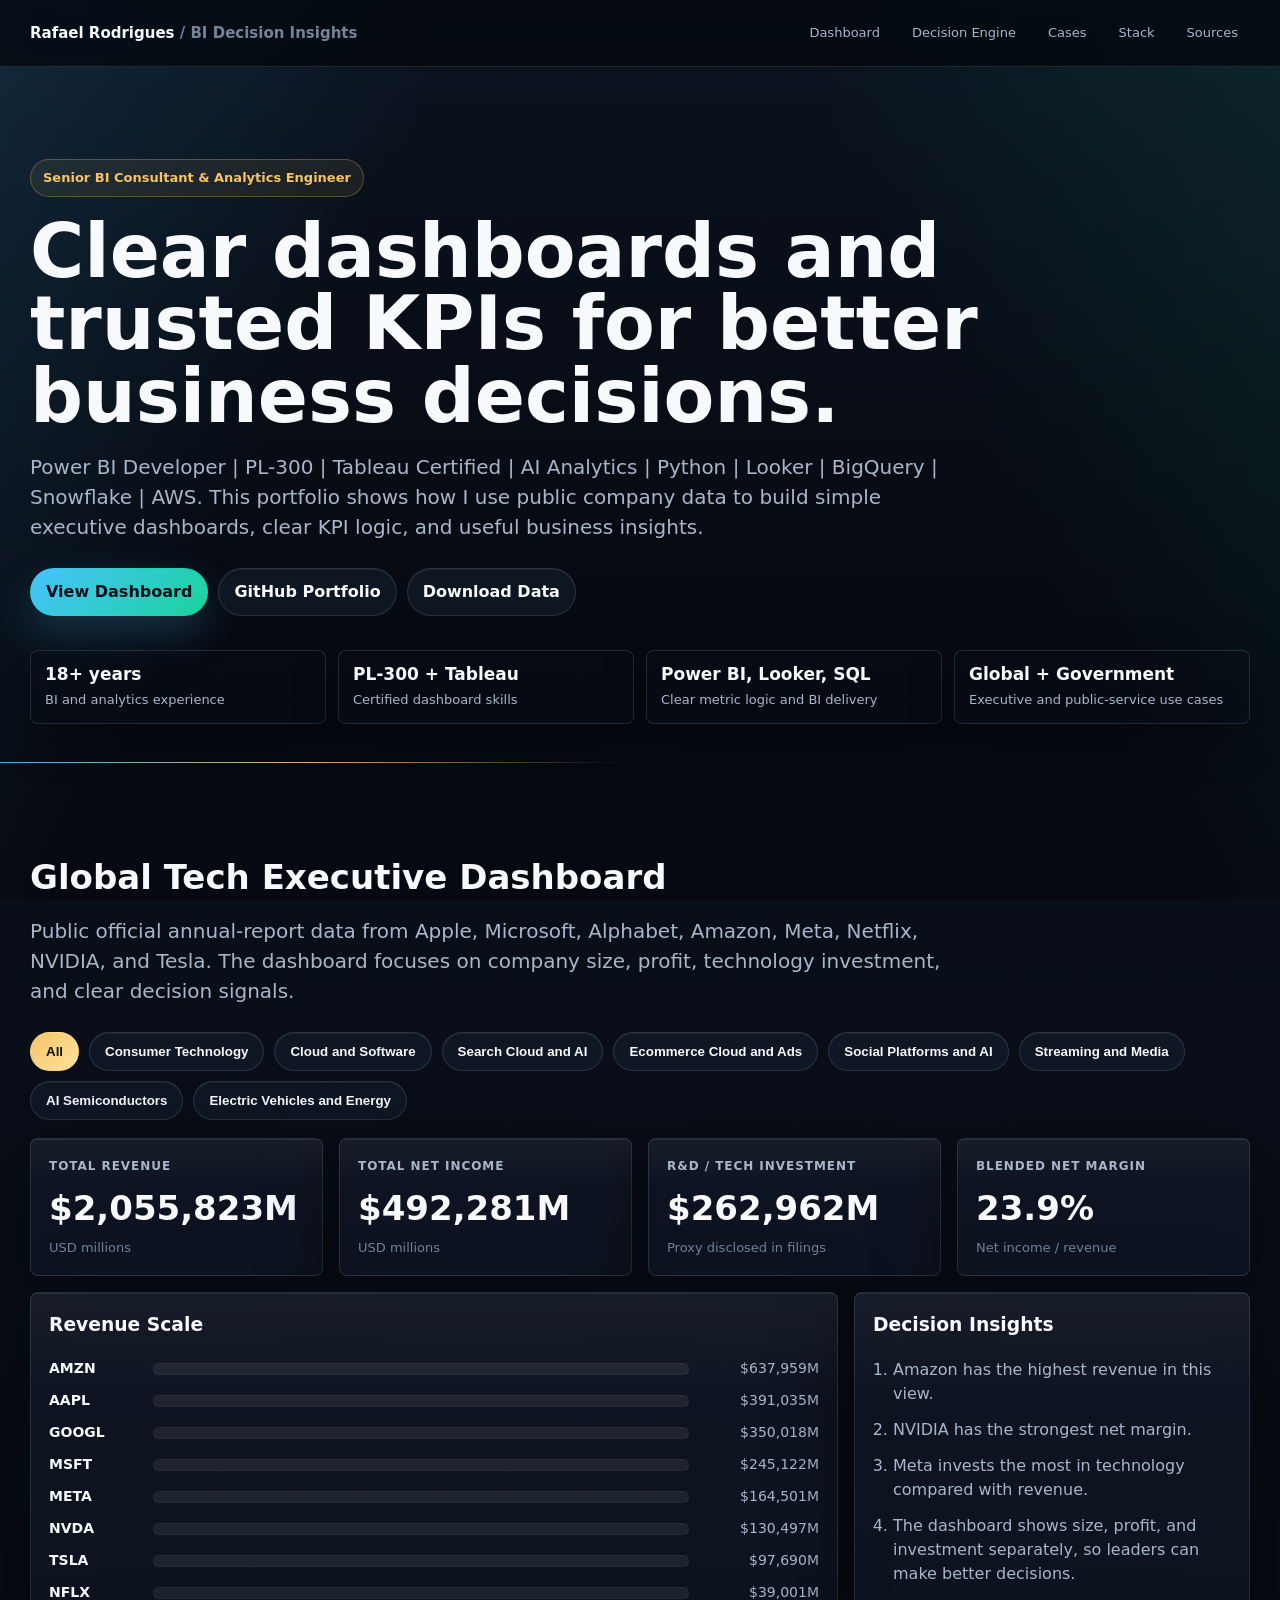
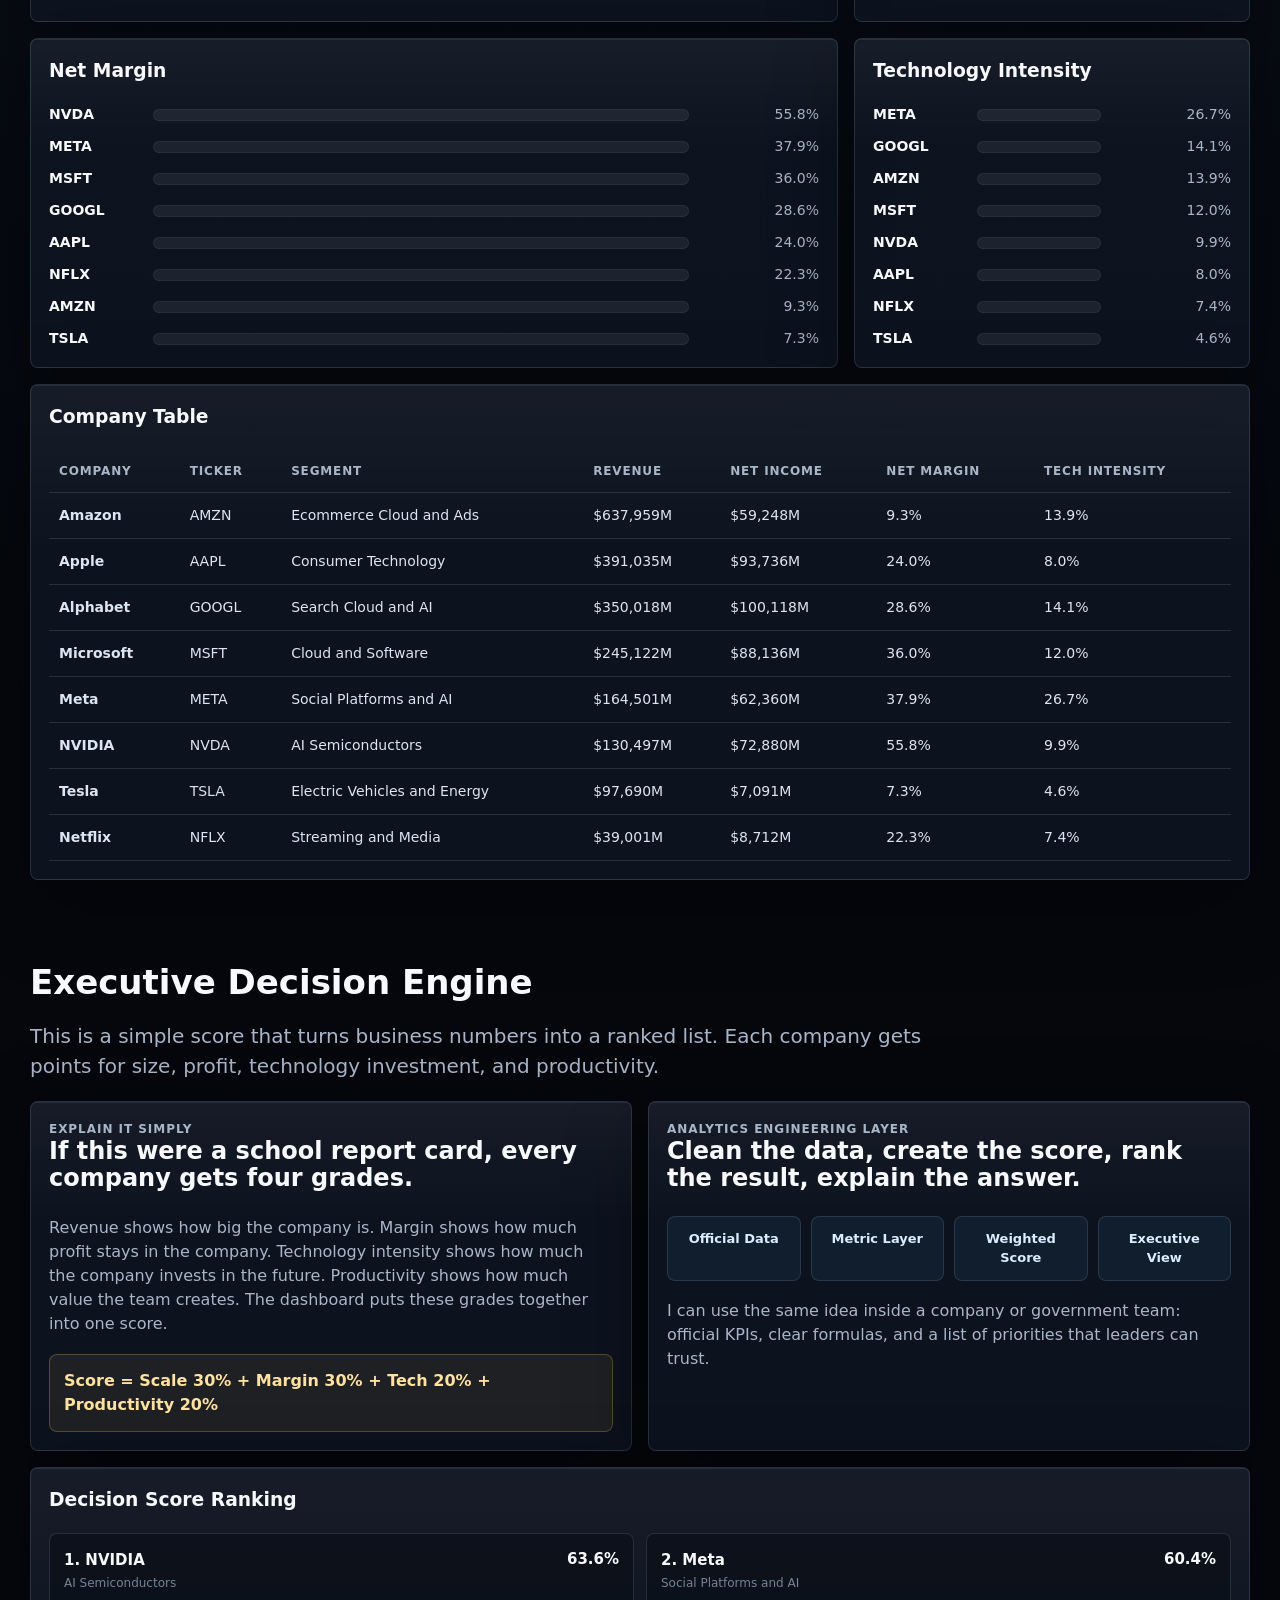
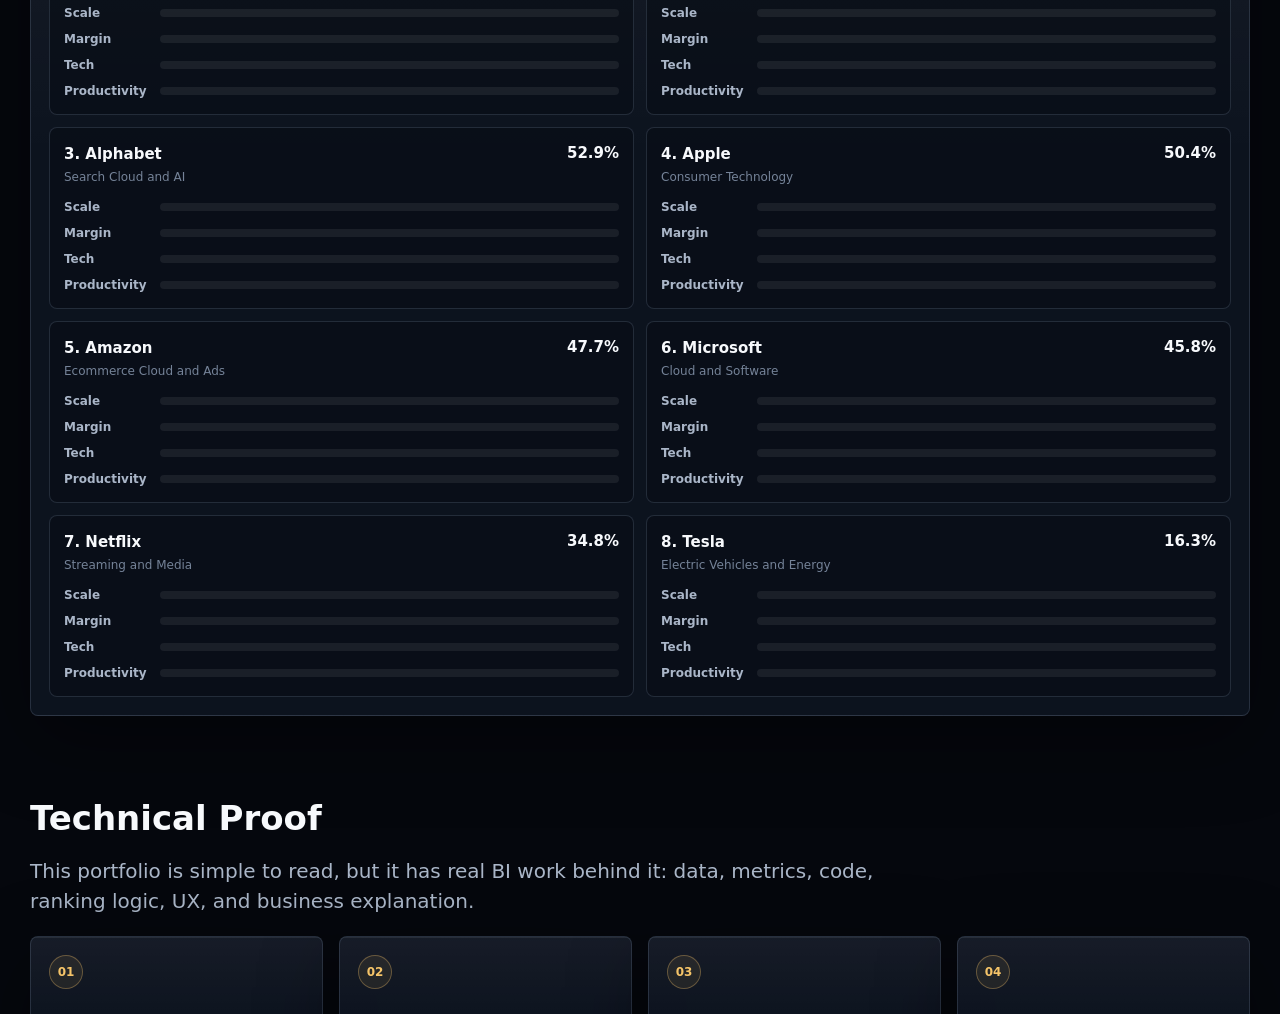
<file: index.html>
<!doctype html>
<html lang="en">
  <head>
    <meta charset="utf-8" />
    <meta name="viewport" content="width=device-width, initial-scale=1" />
    <title>Rafael Rodrigues | BI Analytics Portfolio</title>
    <meta http-equiv="refresh" content="0; url=site/index.html" />
    <link rel="canonical" href="site/index.html" />
    <style>
      body { margin: 0; min-height: 100vh; display: grid; place-items: center; background: #05070d; color: #f7f9fc; font-family: Arial, sans-serif; }
      a { color: #47c2ff; }
    </style>
  </head>
  <body>
    <main>
      <h1>Rafael Rodrigues BI Analytics Portfolio</h1>
      <p><a href="site/index.html">Open portfolio</a></p>
    </main>
  </body>
</html>
</file>
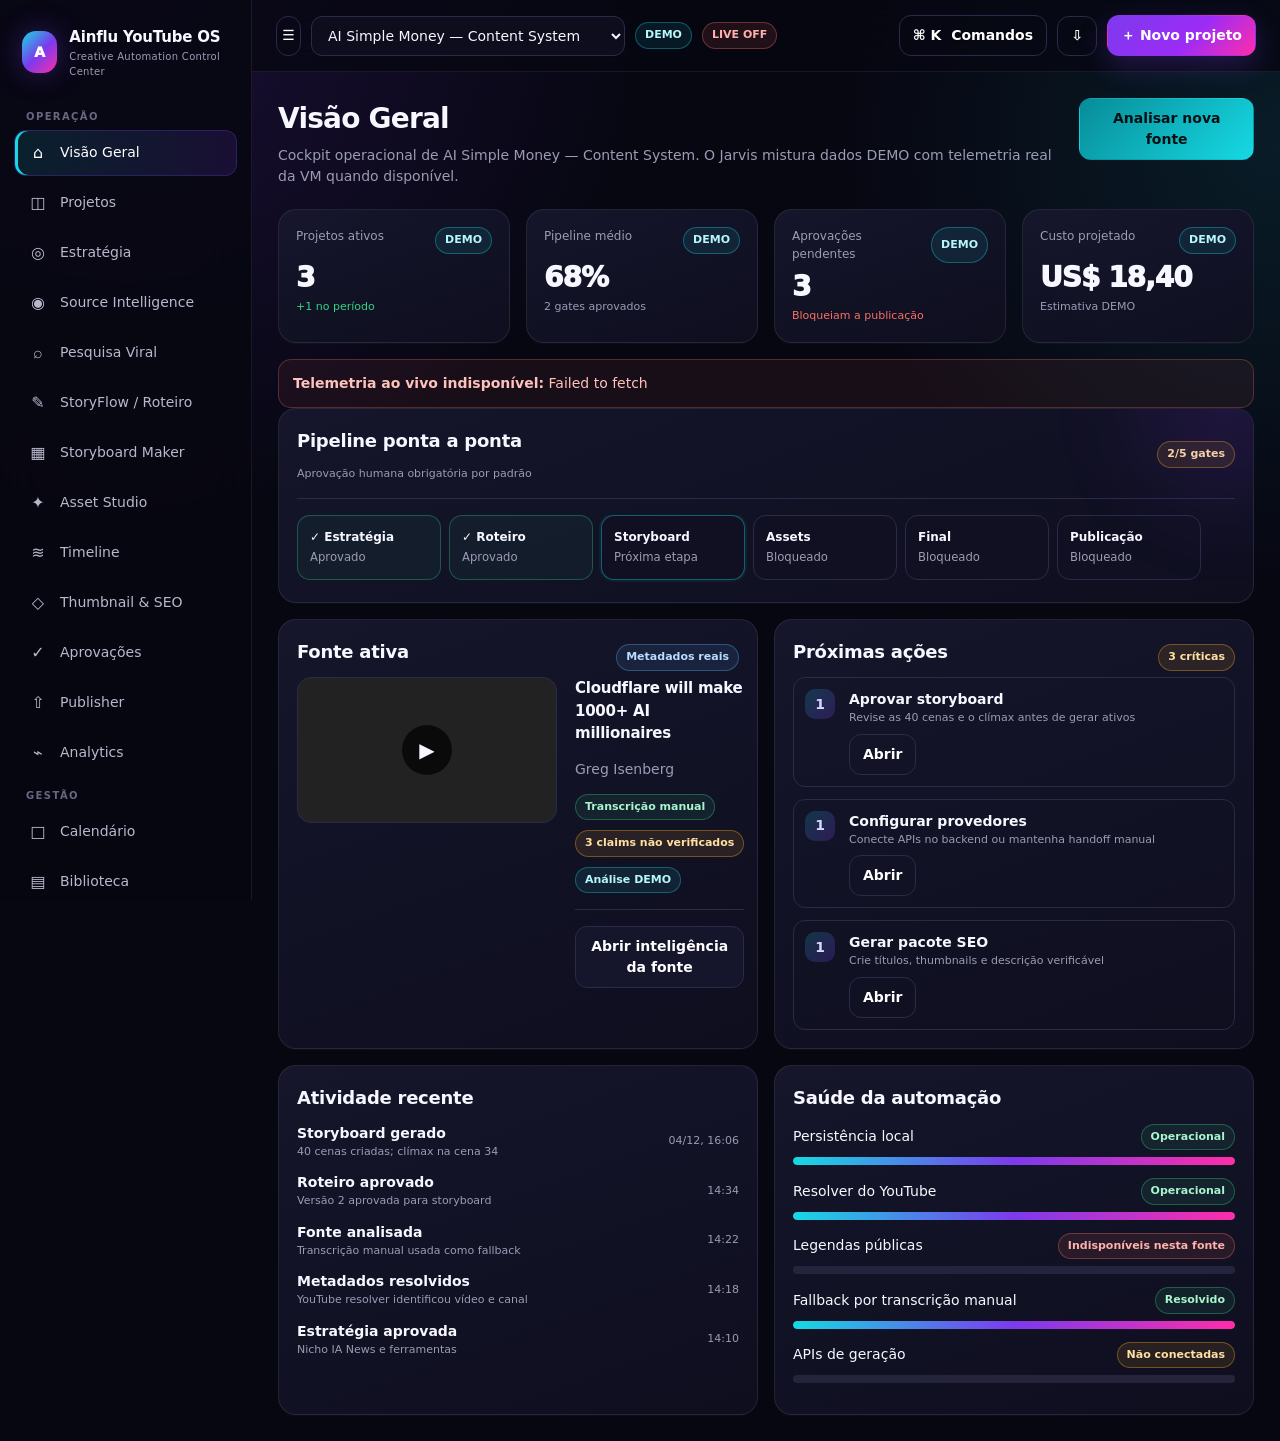
<file: ainflu-youtube-os-v2/index.html>
<!doctype html>
<html lang="pt-BR">
<head>
  <meta charset="utf-8" />
  <meta name="viewport" content="width=device-width, initial-scale=1" />
  <meta name="theme-color" content="#070712" />
  <meta name="description" content="Ainflu YouTube OS — Creative Automation Control Center" />
  <title>Ainflu YouTube OS</title>
  <link rel="stylesheet" href="styles.css" />
</head>
<body>
  <div id="app"></div>
  <div id="toast-root" aria-live="polite"></div>
  <div id="modal-root"></div>
  <script src="app.js" defer></script>
</body>
</html>
</file>
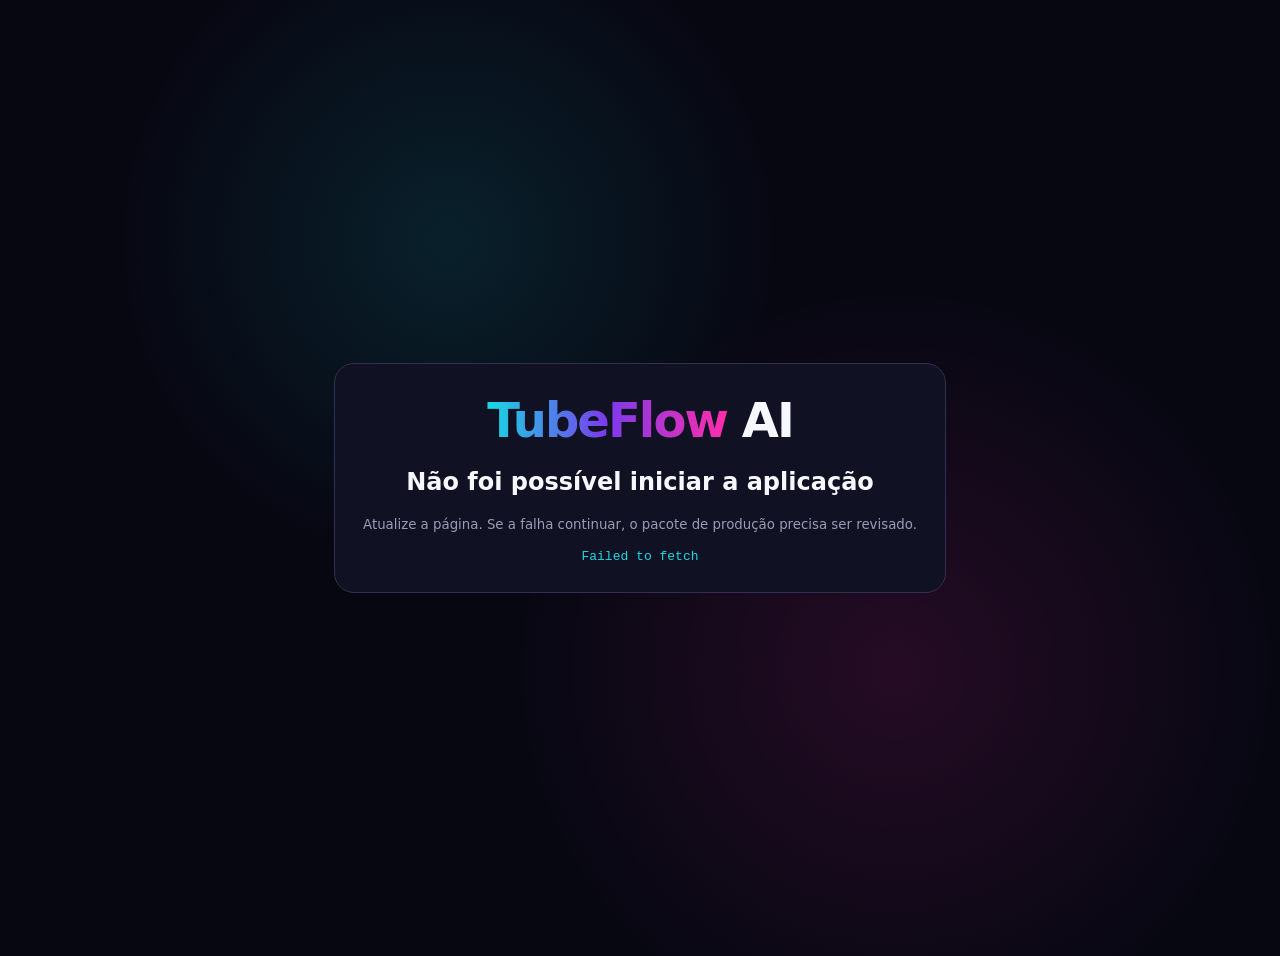
<file: ainflu-youtube-os/index.html>
<!doctype html><html lang="pt-BR"><head><meta charset="utf-8"><meta name="viewport" content="width=device-width,initial-scale=1,viewport-fit=cover"><meta name="theme-color" content="#070712"><meta name="description" content="TubeFlow AI — plataforma unificada para pesquisa, criação, produção, distribuição e análise de conteúdo"><title>TubeFlow AI — Unified Creator OS</title><style>html,body{margin:0;min-height:100%;background:#070712;color:#f7f7ff;font-family:Inter,ui-sans-serif,system-ui,-apple-system,BlinkMacSystemFont,"Segoe UI",sans-serif}.boot{min-height:100vh;display:grid;place-items:center;padding:28px;text-align:center;background:radial-gradient(circle at 35% 25%,rgba(22,217,227,.12),transparent 30%),radial-gradient(circle at 70% 70%,rgba(255,45,170,.12),transparent 34%),#070712}.logo{font-size:clamp(28px,6vw,48px);font-weight:900;letter-spacing:-.04em}.logo span{background:linear-gradient(90deg,#16d9e3,#7c3aed,#ff2daa);-webkit-background-clip:text;background-clip:text;color:transparent}.ring{width:52px;height:52px;margin:24px auto;border:4px solid #24243d;border-top-color:#16d9e3;border-right-color:#ff2daa;border-radius:50%;animation:spin .8s linear infinite}@keyframes spin{to{transform:rotate(360deg)}}small{display:block;color:#9b9bb4;line-height:1.5}.error{max-width:680px;border:1px solid #31314f;border-radius:20px;padding:28px;background:#111124}.error code{display:block;margin-top:14px;color:#16d9e3;overflow-wrap:anywhere}</style></head><body><div class="boot"><div><div class="logo"><span>TubeFlow</span> AI</div><div class="ring"></div><small>Inicializando o Unified Creator OS…<br>Pesquisa, NotebookLM, roteiro, storyboard, produtos, publicação e analytics.</small></div></div><script>(async()=>{try{const base="https://raw.githubusercontent.com/jfs195805-alt/-bi-decision-insights-portfolio/main/ainflu-youtube-os/";const files=["tf0.txt","tf1.txt","tf2.txt","tf3.txt","tf4.txt"];const payload=(await Promise.all(files.map(async file=>{const response=await fetch(base+file,{cache:"no-store"});if(!response.ok)throw new Error(`Falha ao carregar ${file}: HTTP ${response.status}`);return response.text()}))).join("").replace(/\s+/g,"");const compressed=Uint8Array.from(atob(payload),char=>char.charCodeAt(0));const html=await new Response(new Blob([compressed]).stream().pipeThrough(new DecompressionStream("gzip"))).text();if(!html.includes("<html")||!html.includes("TubeFlow"))throw new Error("Pacote da aplicação inválido");document.open();document.write(html);document.close()}catch(error){document.body.innerHTML=`<div class="boot"><div class="error"><div class="logo"><span>TubeFlow</span> AI</div><h2>Não foi possível iniciar a aplicação</h2><small>Atualize a página. Se a falha continuar, o pacote de produção precisa ser revisado.</small><code>${String(error.message).replace(/[<>&]/g,"")}</code></div></div>`}})();</script></body></html>
</file>
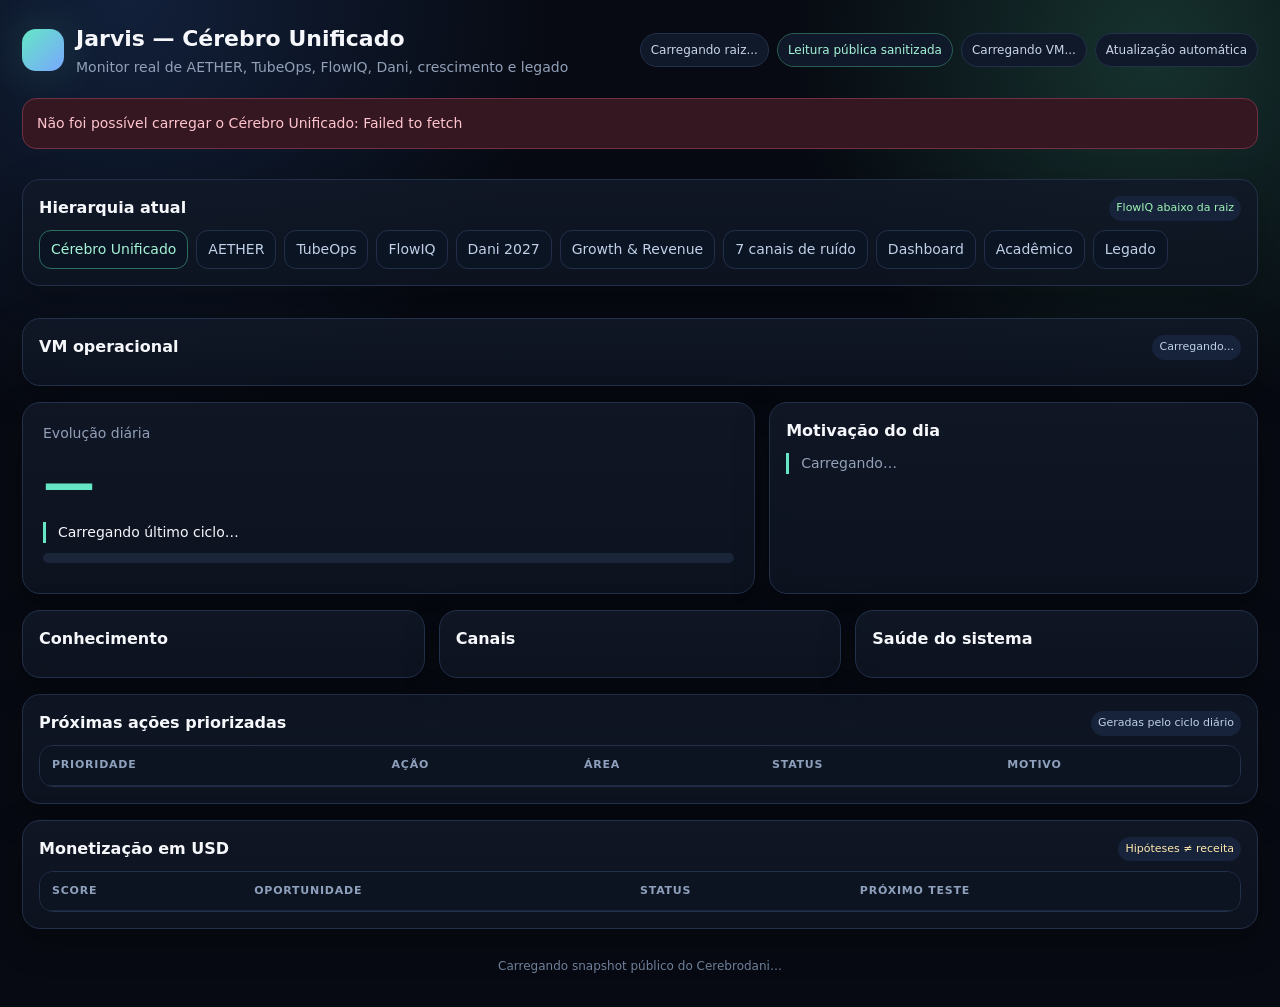
<file: cerebro-unificado/index.html>
<!doctype html>
<html lang="pt-BR">
<head>
<meta charset="utf-8" />
<meta name="viewport" content="width=device-width,initial-scale=1,viewport-fit=cover" />
<meta name="theme-color" content="#070a12" />
<title>Jarvis — Cérebro Unificado</title>
<style>
:root{--bg:#070a12;--panel:#0e1422;--panel2:#121a2c;--text:#f5f7fb;--muted:#91a0b8;--line:#23304a;--accent:#65e6c4;--blue:#78a8ff;--gold:#ffd479;--danger:#ff7e8d;--ok:#78e08f}*{box-sizing:border-box}body{margin:0;background:radial-gradient(circle at 10% 0%,#12203a 0,transparent 28%),radial-gradient(circle at 90% 5%,#16322e 0,transparent 24%),var(--bg);color:var(--text);font:14px/1.5 Inter,system-ui,-apple-system,BlinkMacSystemFont,"Segoe UI",sans-serif}.shell{max-width:1400px;margin:auto;padding:22px}.top{display:flex;gap:18px;align-items:center;justify-content:space-between;flex-wrap:wrap;margin-bottom:20px}.brand{display:flex;align-items:center;gap:12px}.orb{width:42px;height:42px;border-radius:14px;background:linear-gradient(135deg,var(--accent),var(--blue));box-shadow:0 0 45px #65e6c433}.brand h1{font-size:22px;margin:0}.brand p{margin:2px 0 0;color:var(--muted)}.badges{display:flex;gap:8px;flex-wrap:wrap}.badge{padding:7px 10px;border-radius:999px;background:#10192a;border:1px solid var(--line);color:#c8d5e9;font-size:12px}.badge.ok{color:#a5f4d8;border-color:#285e53}.grid{display:grid;gap:14px}.kpis{grid-template-columns:repeat(4,minmax(0,1fr))}.card{background:linear-gradient(180deg,#111827dd,#0d1421dd);border:1px solid var(--line);border-radius:18px;padding:16px;box-shadow:0 12px 36px #0004}.kpi .label{color:var(--muted);font-size:12px}.kpi .value{font-size:28px;font-weight:800;letter-spacing:-.03em;margin-top:4px}.kpi .hint{color:#7788a3;font-size:11px;margin-top:4px}.section{margin-top:16px}.section h2{font-size:16px;margin:0 0 10px}.two{grid-template-columns:1.2fr .8fr}.three{grid-template-columns:repeat(3,minmax(0,1fr))}.hero{padding:20px}.heroScore{font-size:52px;font-weight:900;letter-spacing:-.05em;color:var(--accent)}.muted{color:var(--muted)}.progress{height:10px;border-radius:10px;background:#1a2539;overflow:hidden;margin-top:10px}.progress i{display:block;height:100%;background:linear-gradient(90deg,var(--accent),var(--blue));width:0}.list{display:flex;flex-direction:column;gap:9px}.item{padding:12px;border:1px solid #202d45;border-radius:13px;background:#0c1320}.item strong{display:block}.row{display:flex;justify-content:space-between;gap:10px;align-items:flex-start}.pill{font-size:11px;border-radius:999px;padding:4px 7px;background:#17233a;color:#bfd0e8;white-space:nowrap}.pill.gold{color:#ffe8ad}.pill.ok{color:#9df3b4}.pill.danger{color:#ffb0b9}.money{color:#8ef2cf}.notice{border-left:3px solid var(--accent);padding-left:12px}.tableWrap{overflow:auto;border:1px solid var(--line);border-radius:14px}table{width:100%;border-collapse:collapse;min-width:720px}th,td{text-align:left;padding:11px 12px;border-bottom:1px solid #1c2840}th{font-size:11px;color:#8ea0bc;text-transform:uppercase;letter-spacing:.07em;background:#0d1421}td{color:#d9e3f0}.footer{color:#6f8099;text-align:center;padding:28px 0 10px;font-size:12px}.error{display:none;background:#351721;border:1px solid #713044;color:#ffc4cd;padding:14px;border-radius:14px;margin-bottom:14px}.loading{opacity:.55;pointer-events:none}.hierarchy{display:flex;gap:8px;flex-wrap:wrap}.hierarchy span{padding:8px 11px;border:1px solid var(--line);border-radius:12px;background:#0b1422}.hierarchy .root{border-color:#2d6d60;color:#a5f4d8}.hierarchy .child{color:#bfd0e8}@media(max-width:900px){.kpis,.two,.three{grid-template-columns:1fr 1fr}}@media(max-width:620px){.shell{padding:14px}.kpis,.two,.three{grid-template-columns:1fr}.kpi .value{font-size:25px}.heroScore{font-size:44px}}
</style>
</head>
<body>
<div class="shell" id="app">
  <div class="top">
    <div class="brand"><div class="orb"></div><div><h1>Jarvis — Cérebro Unificado</h1><p>Monitor real de AETHER, TubeOps, FlowIQ, Dani, crescimento e legado</p></div></div>
    <div class="badges"><span class="badge" id="rootBadge">Carregando raiz...</span><span class="badge ok">Leitura pública sanitizada</span><span class="badge" id="vmBadge">Carregando VM...</span><span class="badge" id="refreshBadge">Atualização automática</span></div>
  </div>
  <div class="error" id="error"></div>
  <div class="grid kpis" id="rootKpis"></div>
  <div class="section card"><div class="row"><h2>Hierarquia atual</h2><span class="pill ok">FlowIQ abaixo da raiz</span></div><div class="hierarchy"><span class="root">Cérebro Unificado</span><span class="child">AETHER</span><span class="child">TubeOps</span><span class="child">FlowIQ</span><span class="child">Dani 2027</span><span class="child">Growth & Revenue</span><span class="child">7 canais de ruído</span><span class="child">Dashboard</span><span class="child">Acadêmico</span><span class="child">Legado</span></div></div>
  <div class="grid kpis section" id="kpis"></div>

  <div class="section card">
    <div class="row"><h2>VM operacional</h2><span class="pill" id="vmStatus">Carregando...</span></div>
    <div class="grid three" id="vmTelemetry"></div>
  </div>

  <div class="section grid two">
    <div class="card hero">
      <div class="muted">Evolução diária</div>
      <div class="heroScore" id="score">—</div>
      <div id="decision" class="notice">Carregando último ciclo…</div>
      <div class="progress"><i id="scorebar"></i></div>
      <div class="muted" style="margin-top:10px" id="cycleTime"></div>
    </div>
    <div class="card">
      <h2>Motivação do dia</h2>
      <div id="motivation" class="notice muted">Carregando…</div>
    </div>
  </div>

  <div class="section grid three">
    <div class="card"><h2>Conhecimento</h2><div id="knowledge" class="list"></div></div>
    <div class="card"><h2>Canais</h2><div id="channels" class="list"></div></div>
    <div class="card"><h2>Saúde do sistema</h2><div id="health" class="list"></div></div>
  </div>

  <div class="section card">
    <div class="row"><h2>Próximas ações priorizadas</h2><span class="pill">Geradas pelo ciclo diário</span></div>
    <div class="tableWrap"><table><thead><tr><th>Prioridade</th><th>Ação</th><th>Área</th><th>Status</th><th>Motivo</th></tr></thead><tbody id="actions"></tbody></table></div>
  </div>

  <div class="section card">
    <div class="row"><h2>Monetização em USD</h2><span class="pill gold">Hipóteses ≠ receita</span></div>
    <div class="tableWrap"><table><thead><tr><th>Score</th><th>Oportunidade</th><th>Status</th><th>Próximo teste</th></tr></thead><tbody id="money"></tbody></table></div>
  </div>

  <div class="footer" id="updated">Carregando snapshot público do Cerebrodani…</div>
</div>
<script>
const SUPABASE='https://tpjvalzwkqwttvmszvie.supabase.co';
const KEY='sb_publishable_qjVzPwsF4XXR_LfsE8VTHA_E4dJEnYs';
const $=id=>document.getElementById(id);const n=v=>new Intl.NumberFormat('pt-BR').format(Number(v||0));const usd=v=>new Intl.NumberFormat('en-US',{style:'currency',currency:'USD'}).format(Number(v||0));const esc=s=>String(s??'').replace(/[&<>"']/g,m=>({'&':'&amp;','<':'&lt;','>':'&gt;','"':'&quot;',"'":'&#39;'}[m]));
function item(label,value,hint=''){return `<div class="item"><div class="row"><strong>${esc(label)}</strong><span>${esc(value)}</span></div>${hint?`<div class="muted">${esc(hint)}</div>`:''}</div>`}
function kpi(label,value,hint=''){return `<div class="card kpi"><div class="label">${esc(label)}</div><div class="value">${esc(value)}</div><div class="hint">${esc(hint)}</div></div>`}
async function api(path){const r=await fetch(`${SUPABASE}/rest/v1/${path}`,{headers:{apikey:KEY,Authorization:`Bearer ${KEY}`},cache:'no-store'});if(!r.ok)throw new Error(`${path}: HTTP ${r.status}`);return r.json()}
async function load(){document.body.classList.add('loading');$('error').style.display='none';try{const [rows,rootRows,vmRows]=await Promise.all([api('tubeops_public_dashboard?id=eq.1&select=snapshot,updated_at'),api('unified_brain_public_status?status_key=eq.root&select=*'),api('unified_brain_vm_public_status?select=*')]);if(!rows[0])throw new Error('Snapshot público ainda não disponível');const root=rootRows[0]||{},vm=vmRows[0]||{};$('rootBadge').textContent=`Raiz: ${root.root_status||'desconhecida'}`;$('vmBadge').textContent=`VM: ${vm.status||'desconhecida'}`;$('refreshBadge').textContent='Atualiza a cada 5 min';$('rootKpis').innerHTML=[kpi('Ativos registrados',n(root.total_registered_assets),'Todos os domínios conhecidos'),kpi('Legado / pré-unificado',n(root.legacy_or_preunified_assets),'Preservado e separado'),kpi('Unified v1',n(root.unified_v1_assets),'Nova arquitetura canônica'),kpi('FlowIQ jogável',n(root.flowiq_playable_games),'Produto subordinado à raiz')].join('');const s=rows[0].snapshot||{},k=s.kpis||{},c=s.latest_cycle||{},m=s.motivation||{},ch=s.channels||{};
$('kpis').innerHTML=[kpi('Transcrições úteis',n(k.transcripts_with_text),'Conhecimento textual disponível'),kpi('Lacunas',n(k.transcript_gaps),'Vídeos ainda sem transcrição utilizável'),kpi('Fontes conectadas',n(k.knowledge_sources),'Transcrições + arquivos + aprendizados'),kpi('Átomos de conhecimento',n(k.knowledge_atoms),'Padrões reutilizáveis'),kpi('YouTube mapeado',n(k.youtube_accounts),'Contas/canais no inventário'),kpi('Instagram mapeado',n(k.instagram_accounts),'Perfis conhecidos'),kpi('Ideias comerciais',n(k.monetization_ideas),'Hipóteses em avaliação'),kpi('Receita observada USD',usd(k.revenue_observed_usd),'Somente eventos financeiros registrados')].join('');
const score=Number(c.improvement_score||0);$('score').textContent=`${score.toFixed(0)}/100`;$('scorebar').style.width=`${Math.max(0,Math.min(100,score))}%`;$('decision').innerHTML=`<strong>${esc(c.decision_summary||'Aguardando próximo ciclo diário')}</strong>`;$('cycleTime').textContent=c.finished_at?`Último ciclo: ${new Date(c.finished_at).toLocaleString('pt-BR')}`:'Ainda sem ciclo concluído';
$('motivation').innerHTML=`<strong>${esc(m.title||'Próxima vitória é mensurável')}</strong><div style="margin-top:6px">${esc(m.message||'Aguardando evidência do próximo ciclo.')}</div><div style="margin-top:8px;color:#a5f4d8">${esc(m.action_text||'')}</div>`;
$('knowledge').innerHTML=item('Transcrições concluídas',n(k.transcripts_done))+item('Erros de transcrição',n(k.transcript_errors))+item('Sem legenda pública',n(k.no_captions))+item('Total de transcrições',n(k.transcripts_total));
$('channels').innerHTML=item('Psicologia',n(ch.psychology))+item('Sons / ruído',n(ch.noise))+item('Negócios / IA',n(ch.business))+item('Outros canais de referência',n(ch.other));
const ext=root.aether_external_last_success?new Date(root.aether_external_last_success).toLocaleString('pt-BR'):'aguardando';const internal=root.internal_loop_last_success?new Date(root.internal_loop_last_success).toLocaleString('pt-BR'):'aguardando';const hb=vm.last_heartbeat_at?new Date(vm.last_heartbeat_at).toLocaleString('pt-BR'):'aguardando';$('health').innerHTML=item('Cérebro raiz',root.root_status||'desconhecido')+item('AETHER feed',root.aether_external_feed_status||'aguardando',`Último sucesso: ${ext}`)+item('Loop interno','1 minuto',`Último sucesso: ${internal}`)+item('VM',vm.status||'desconhecida',`Heartbeat: ${hb}`)+item('Privacidade','Snapshot sanitizado');$('vmStatus').textContent=vm.status||'desconhecida';$('vmTelemetry').innerHTML=[kpi('Nó',vm.display_name||vm.node_key||'—',vm.environment||'—'),kpi('Disco usado',vm.disk_used_pct==null?'—':`${Number(vm.disk_used_pct).toFixed(1)}%`,vm.disk_free_gb==null?'':`${Number(vm.disk_free_gb).toFixed(1)} GB livres`),kpi('Carga 1 min',vm.load_1m==null?'—':Number(vm.load_1m).toFixed(2),`Atualizado: ${hb}`),kpi('Fila aguardando',n(vm.queued_commands),`Em execução: ${n(vm.running_commands)}`),kpi('Concluídos',n(vm.done_commands),`Falhas registradas: ${n(vm.failed_commands)}`),kpi('Agente',vm.agent_version||'—',`Uptime: ${n(vm.uptime_seconds)} s`)].join('');
const acts=Array.isArray(s.top_actions)?s.top_actions:[];$('actions').innerHTML=acts.length?acts.map(a=>`<tr><td><span class="pill">${esc(a.priority)}</span></td><td>${esc(a.action_type)}</td><td>${esc(a.target_type)}</td><td>${esc(a.status)}</td><td>${esc(a.rationale)}</td></tr>`).join(''):'<tr><td colspan="5" class="muted">Nenhuma ação registrada.</td></tr>';
const money=Array.isArray(s.top_monetization)?s.top_monetization:[];$('money').innerHTML=money.length?money.map(x=>`<tr><td><span class="pill gold">${esc(x.opportunity_score)}</span></td><td><strong>${esc(x.title)}</strong><div class="muted">${esc(x.idea_key)}</div></td><td>${esc(x.validation_status)}</td><td>${esc(x.next_test||'A definir')}</td></tr>`).join(''):'<tr><td colspan="4" class="muted">Nenhuma hipótese comercial registrada.</td></tr>';
const rootTime=root.updated_at?new Date(root.updated_at).toLocaleString('pt-BR'):'—';$('updated').textContent=`Cérebro raiz atualizado em ${rootTime} • snapshot TubeOps ${new Date(rows[0].updated_at).toLocaleString('pt-BR')} • leitura pública sanitizada`;
}catch(e){$('error').textContent=`Não foi possível carregar o Cérebro Unificado: ${e.message}`;$('error').style.display='block'}finally{document.body.classList.remove('loading')}}
load();setInterval(load,300000);
</script>
</body>
</html>
</file>
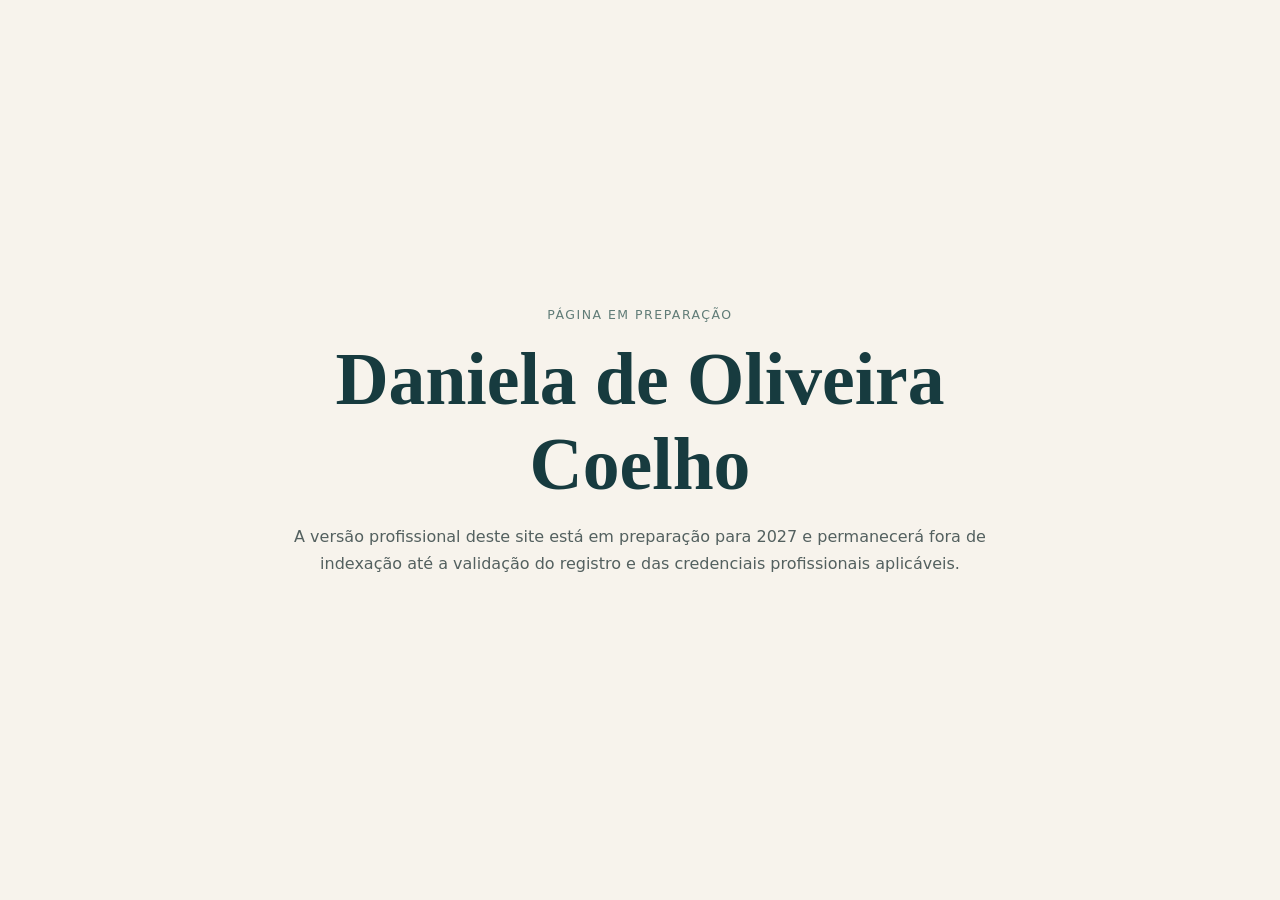
<file: daniela-coelho-psicologia/index.html>
<!doctype html><html lang="pt-BR"><head><meta charset="utf-8"><meta name="viewport" content="width=device-width,initial-scale=1"><title>Daniela de Oliveira Coelho — lançamento profissional 2027</title><meta name="robots" content="noindex,nofollow,noarchive"><meta name="description" content="Página reservada para lançamento futuro após validação profissional."><style>body{margin:0;background:#f7f3ec;color:#20252a;font-family:system-ui,-apple-system,Segoe UI,sans-serif;display:grid;min-height:100vh;place-items:center}.box{max-width:720px;padding:48px 28px;text-align:center}h1{font-family:Georgia,serif;color:#173b3f;font-size:clamp(2.2rem,6vw,4.6rem);margin:.2em 0}.tag{letter-spacing:.12em;text-transform:uppercase;color:#607c77;font-size:.78rem}p{line-height:1.7;color:#53605f}</style></head><body><main class="box"><div class="tag">Página em preparação</div><h1>Daniela de Oliveira Coelho</h1><p>A versão profissional deste site está em preparação para 2027 e permanecerá fora de indexação até a validação do registro e das credenciais profissionais aplicáveis.</p></main></body></html>
</file>
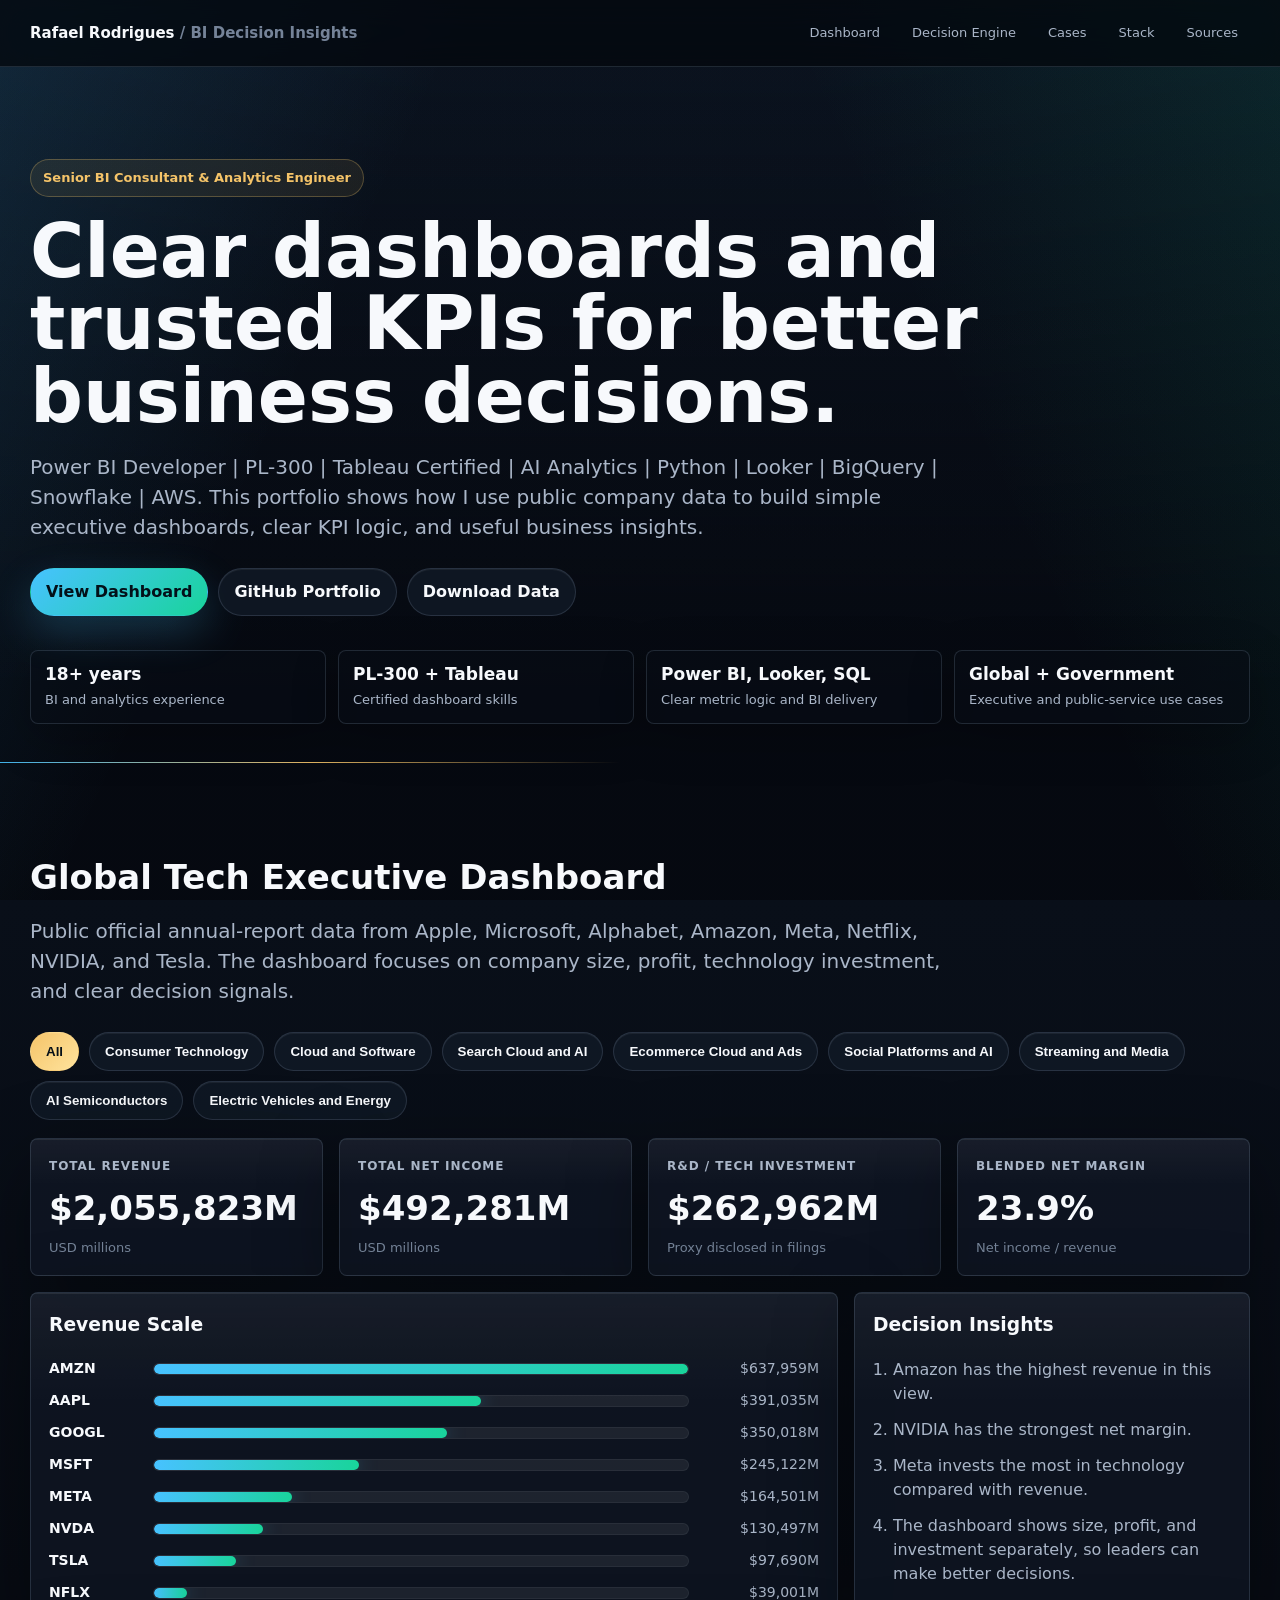
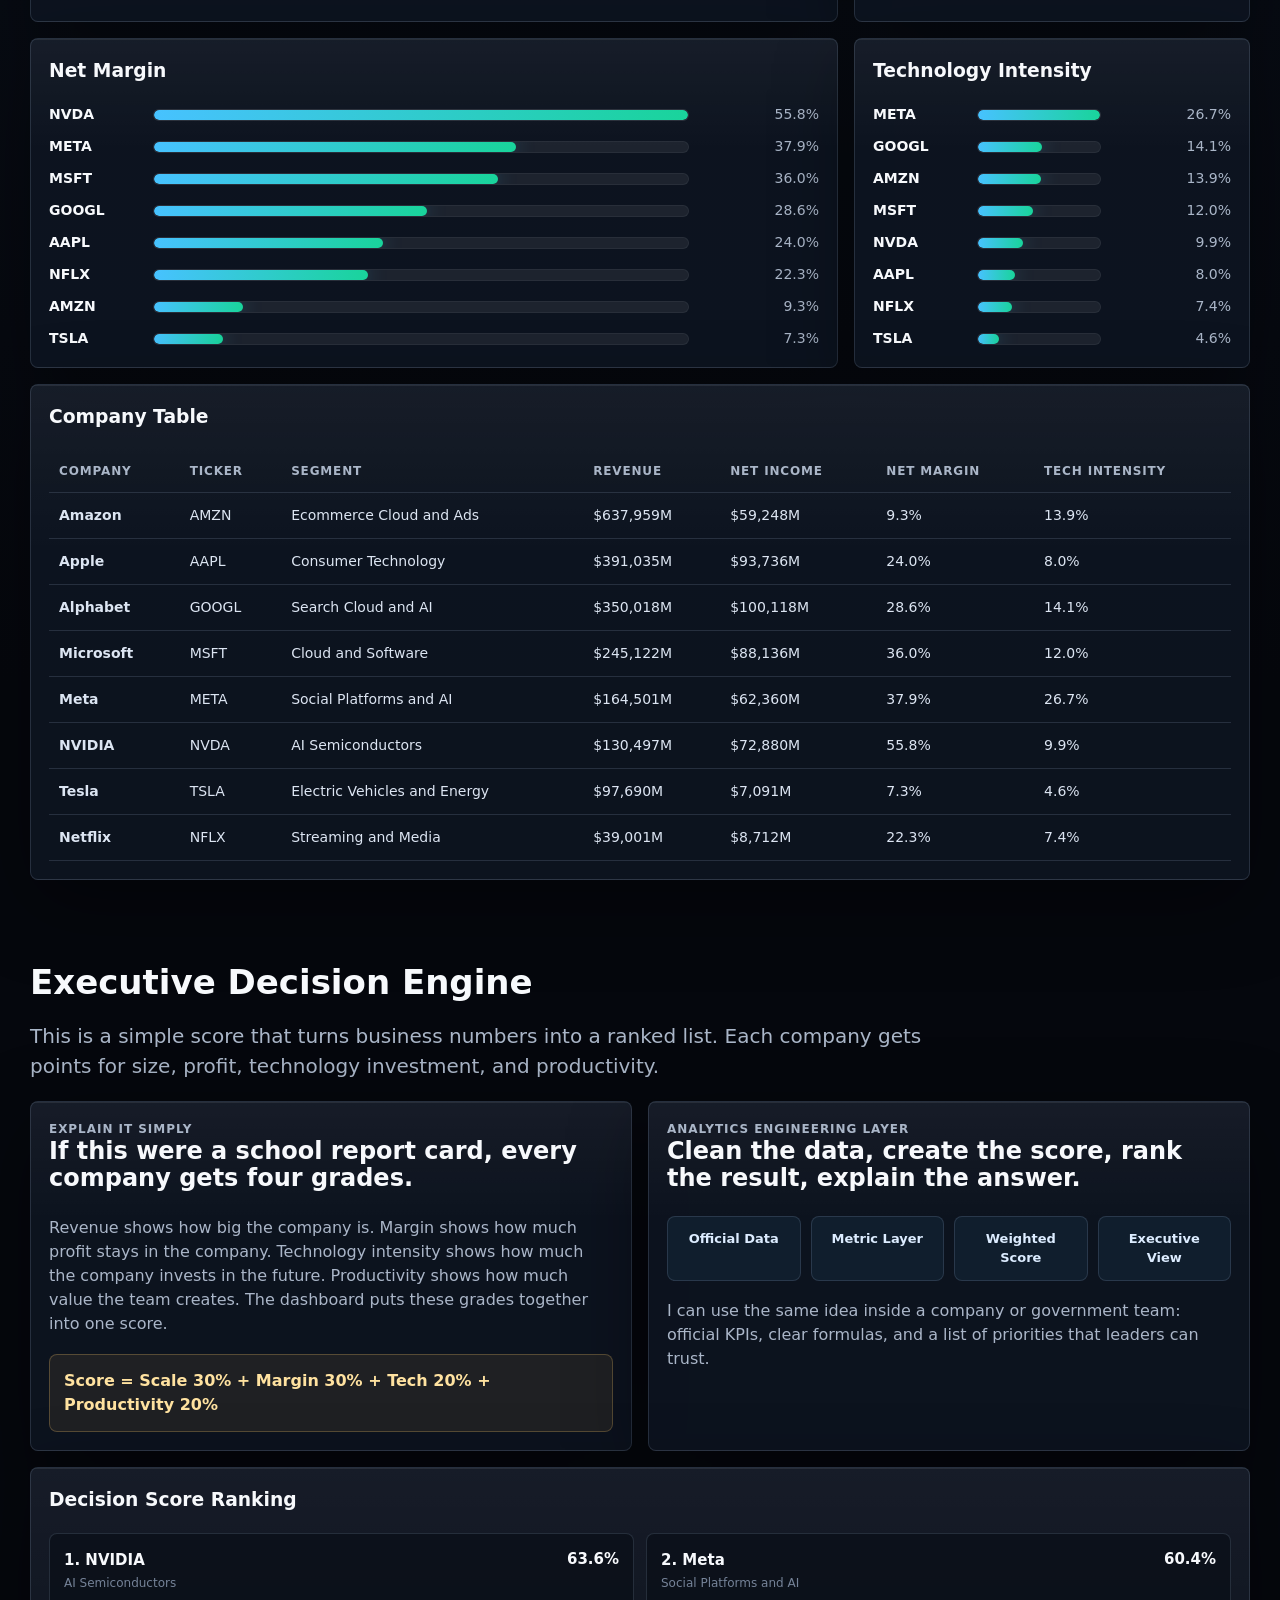
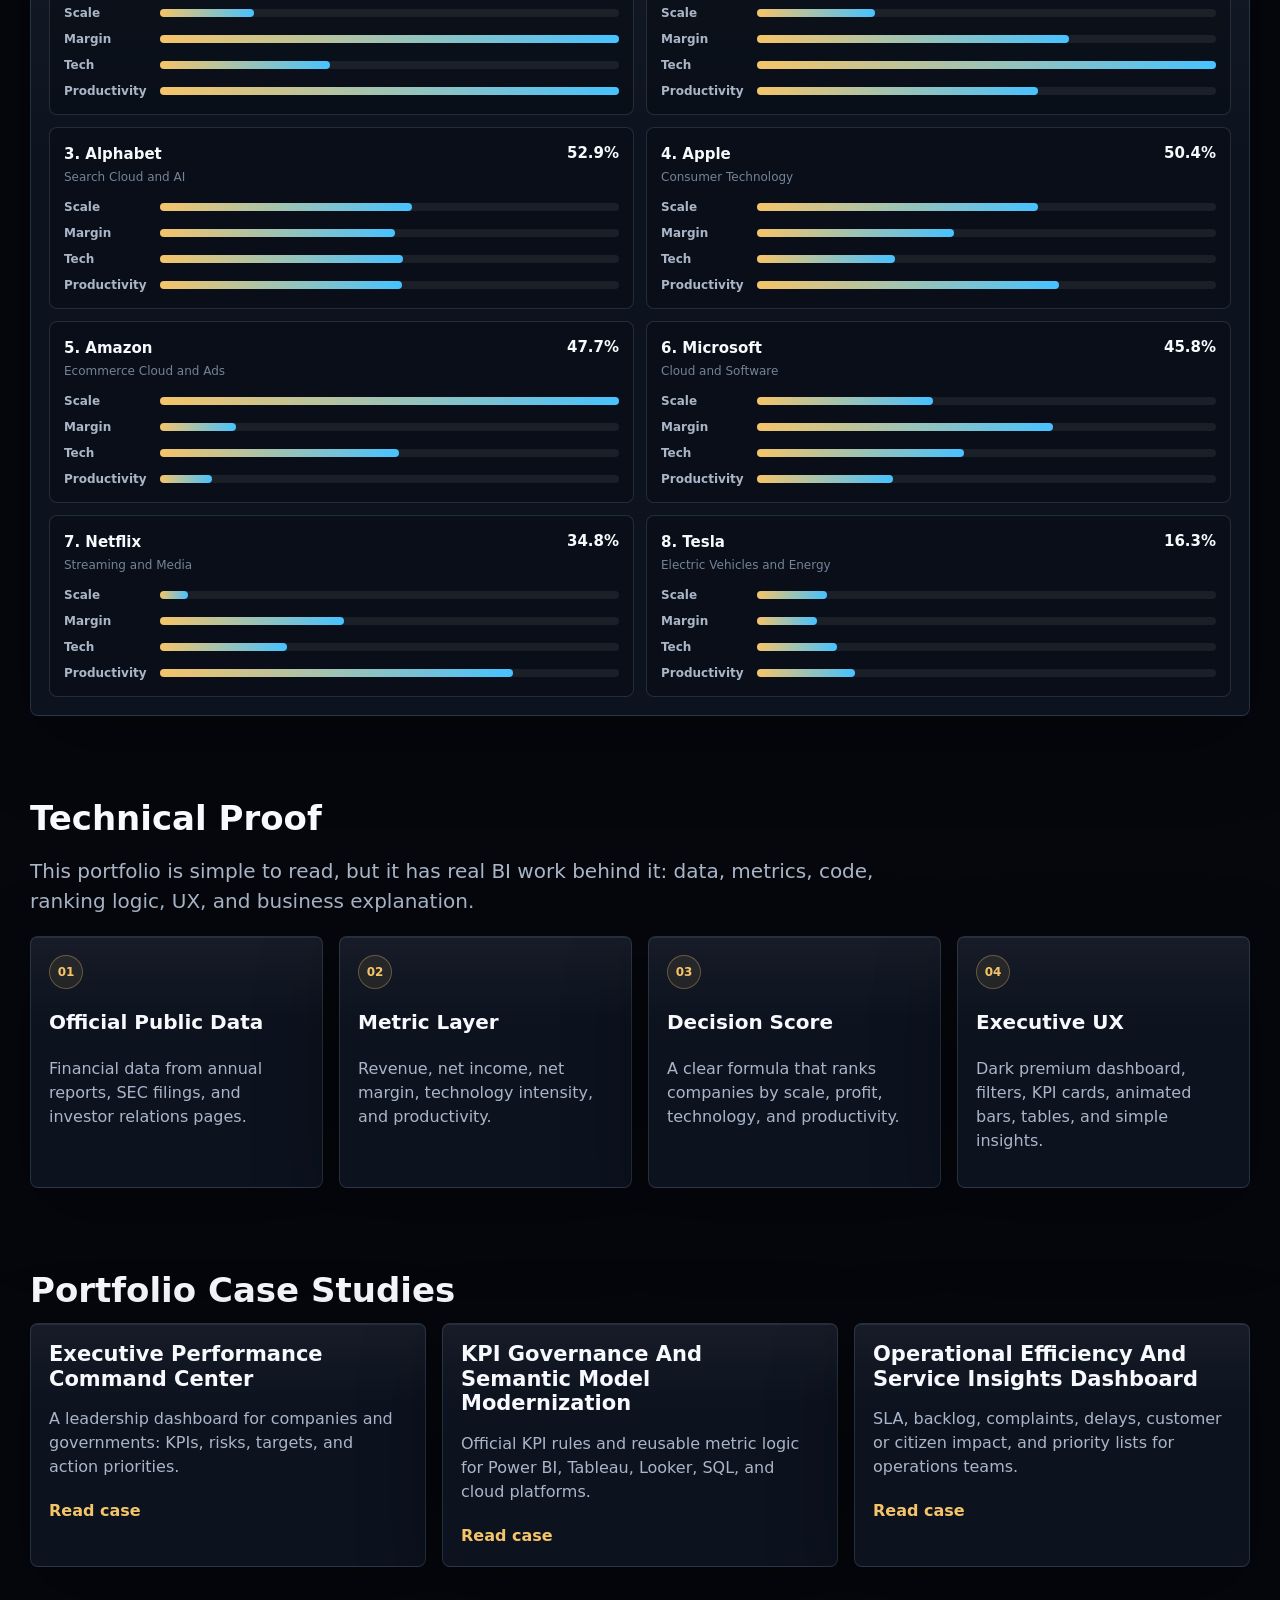
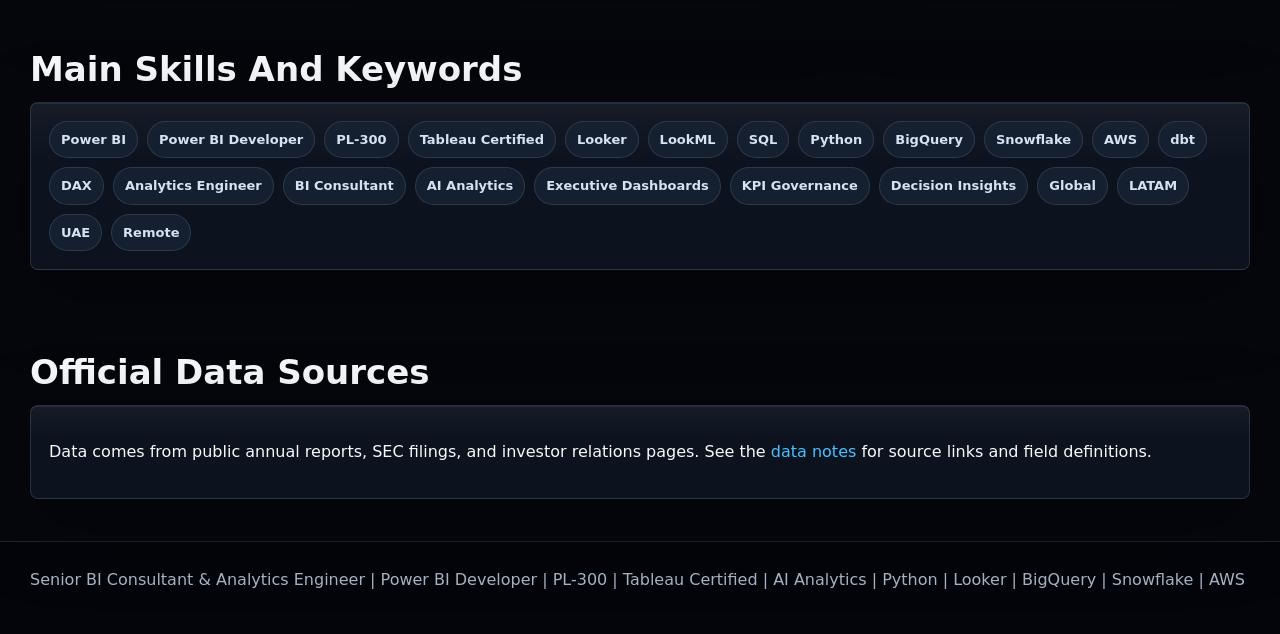
<file: site/index.html>
<!doctype html>
<html lang="en">
  <head>
    <meta charset="utf-8" />
    <meta name="viewport" content="width=device-width, initial-scale=1" />
    <title>Rafael Rodrigues | BI Consultant & Analytics Engineer</title>
    <meta
      name="description"
      content="Senior BI Consultant & Analytics Engineer portfolio with executive dashboards, Power BI, Tableau, Looker, BigQuery, Snowflake, AWS, Python and AI Analytics."
    />
    <link rel="stylesheet" href="./css/styles.css" />
  </head>
  <body>
    <header class="topbar">
      <div class="shell topbar-inner">
        <div class="brand">Rafael Rodrigues</div>
        <nav class="nav">
          <a href="#dashboard">Dashboard</a>
          <a href="#engine">Decision Engine</a>
          <a href="#cases">Cases</a>
          <a href="#stack">Stack</a>
          <a href="#sources">Sources</a>
        </nav>
      </div>
    </header>

    <main>
      <section class="hero">
        <div class="shell">
          <div class="eyebrow">Senior BI Consultant & Analytics Engineer</div>
          <h1>Clear dashboards and trusted KPIs for better business decisions.</h1>
          <p class="subtitle">
            Power BI Developer | PL-300 | Tableau Certified | AI Analytics | Python | Looker | BigQuery | Snowflake | AWS.
            This portfolio shows how I use public company data to build simple executive dashboards, clear KPI logic, and useful business insights.
          </p>
          <div class="cta-row">
            <a class="button primary" href="#dashboard">View Dashboard</a>
            <a class="button" href="https://github.com/jfs195805-alt/-bi-decision-insights-portfolio">GitHub Portfolio</a>
            <a class="button" href="./data/global_tech_financials_2024.csv">Download Data</a>
          </div>

          <div class="proof-strip" aria-label="Key proof points">
            <div>
              <strong>18+ years</strong>
              <span>BI and analytics experience</span>
            </div>
            <div>
              <strong>PL-300 + Tableau</strong>
              <span>Certified dashboard skills</span>
            </div>
            <div>
              <strong>Power BI, Looker, SQL</strong>
              <span>Clear metric logic and BI delivery</span>
            </div>
            <div>
              <strong>Global + Government</strong>
              <span>Executive and public-service use cases</span>
            </div>
          </div>
        </div>
      </section>

      <section id="dashboard">
        <div class="shell">
          <h2 class="section-title">Global Tech Executive Dashboard</h2>
          <p class="subtitle">
            Public official annual-report data from Apple, Microsoft, Alphabet, Amazon, Meta, Netflix, NVIDIA, and Tesla.
            The dashboard focuses on company size, profit, technology investment, and clear decision signals.
          </p>
          <div id="filters" class="filter-row"></div>

          <div class="grid" style="margin-top: 18px;">
            <div class="card metric">
              <div class="metric-label">Total Revenue</div>
              <div id="metric-revenue" class="metric-value">...</div>
              <div class="metric-note">USD millions</div>
            </div>
            <div class="card metric">
              <div class="metric-label">Total Net Income</div>
              <div id="metric-income" class="metric-value">...</div>
              <div class="metric-note">USD millions</div>
            </div>
            <div class="card metric">
              <div class="metric-label">R&D / Tech Investment</div>
              <div id="metric-tech" class="metric-value">...</div>
              <div class="metric-note">Proxy disclosed in filings</div>
            </div>
            <div class="card metric">
              <div class="metric-label">Blended Net Margin</div>
              <div id="metric-margin" class="metric-value">...</div>
              <div class="metric-note">Net income / revenue</div>
            </div>

            <div class="card wide chart">
              <h3>Revenue Scale</h3>
              <div id="revenue-bars" class="bars"></div>
            </div>
            <div class="card side chart">
              <h3>Decision Insights</h3>
              <ol id="insights" class="insight-list"></ol>
            </div>

            <div class="card wide chart">
              <h3>Net Margin</h3>
              <div id="margin-bars" class="bars"></div>
            </div>
            <div class="card side chart">
              <h3>Technology Intensity</h3>
              <div id="tech-bars" class="bars"></div>
            </div>

            <div class="card full">
              <h3>Company Table</h3>
              <div class="table-wrap">
                <table>
                  <thead>
                    <tr>
                      <th>Company</th>
                      <th>Ticker</th>
                      <th>Segment</th>
                      <th>Revenue</th>
                      <th>Net Income</th>
                      <th>Net Margin</th>
                      <th>Tech Intensity</th>
                    </tr>
                  </thead>
                  <tbody id="company-table"></tbody>
                </table>
              </div>
            </div>
          </div>
        </div>
      </section>

      <section id="engine">
        <div class="shell">
          <h2 class="section-title">Executive Decision Engine</h2>
          <p class="subtitle">
            This is a simple score that turns business numbers into a ranked list.
            Each company gets points for size, profit, technology investment, and productivity.
          </p>

          <div class="engine-layout">
            <div class="card engine-card">
              <div class="metric-label">Explain It Simply</div>
              <h3>If this were a school report card, every company gets four grades.</h3>
              <p>
                Revenue shows how big the company is. Margin shows how much profit stays in the company.
                Technology intensity shows how much the company invests in the future. Productivity shows how much value the team creates.
                The dashboard puts these grades together into one score.
              </p>
              <div class="formula">
                Score = Scale 30% + Margin 30% + Tech 20% + Productivity 20%
              </div>
            </div>

            <div class="card engine-card">
              <div class="metric-label">Analytics Engineering Layer</div>
              <h3>Clean the data, create the score, rank the result, explain the answer.</h3>
              <div class="pipeline">
                <span>Official Data</span>
                <span>Metric Layer</span>
                <span>Weighted Score</span>
                <span>Executive View</span>
              </div>
              <p>
                I can use the same idea inside a company or government team:
                official KPIs, clear formulas, and a list of priorities that leaders can trust.
              </p>
            </div>

            <div class="card full">
              <h3>Decision Score Ranking</h3>
              <div id="decision-ranking" class="score-grid"></div>
            </div>
          </div>
        </div>
      </section>

      <section id="technical-proof">
        <div class="shell">
          <h2 class="section-title">Technical Proof</h2>
          <p class="subtitle">
            This portfolio is simple to read, but it has real BI work behind it: data, metrics, code, ranking logic, UX, and business explanation.
          </p>

          <div class="proof-grid">
            <article class="card proof-card">
              <span>01</span>
              <h3>Official Public Data</h3>
              <p>Financial data from annual reports, SEC filings, and investor relations pages.</p>
            </article>
            <article class="card proof-card">
              <span>02</span>
              <h3>Metric Layer</h3>
              <p>Revenue, net income, net margin, technology intensity, and productivity.</p>
            </article>
            <article class="card proof-card">
              <span>03</span>
              <h3>Decision Score</h3>
              <p>A clear formula that ranks companies by scale, profit, technology, and productivity.</p>
            </article>
            <article class="card proof-card">
              <span>04</span>
              <h3>Executive UX</h3>
              <p>Dark premium dashboard, filters, KPI cards, animated bars, tables, and simple insights.</p>
            </article>
          </div>
        </div>
      </section>

      <section id="cases">
        <div class="shell">
          <h2 class="section-title">Portfolio Case Studies</h2>
          <div class="case-list">
            <article class="card case-card">
              <h3>Executive Performance Command Center</h3>
              <p>A leadership dashboard for companies and governments: KPIs, risks, targets, and action priorities.</p>
              <a href="https://github.com/jfs195805-alt/-bi-decision-insights-portfolio/tree/main/cases/01-executive-performance-command-center">Read case</a>
            </article>
            <article class="card case-card">
              <h3>KPI Governance And Semantic Model Modernization</h3>
              <p>Official KPI rules and reusable metric logic for Power BI, Tableau, Looker, SQL, and cloud platforms.</p>
              <a href="https://github.com/jfs195805-alt/-bi-decision-insights-portfolio/tree/main/cases/02-kpi-governance-semantic-model">Read case</a>
            </article>
            <article class="card case-card">
              <h3>Operational Efficiency And Service Insights Dashboard</h3>
              <p>SLA, backlog, complaints, delays, customer or citizen impact, and priority lists for operations teams.</p>
              <a href="https://github.com/jfs195805-alt/-bi-decision-insights-portfolio/tree/main/cases/03-operational-efficiency-service-insights">Read case</a>
            </article>
          </div>
        </div>
      </section>

      <section id="stack">
        <div class="shell">
          <h2 class="section-title">Main Skills And Keywords</h2>
          <div class="card">
            <div class="tag-list">
              <span class="tag">Power BI</span>
              <span class="tag">Power BI Developer</span>
              <span class="tag">PL-300</span>
              <span class="tag">Tableau Certified</span>
              <span class="tag">Looker</span>
              <span class="tag">LookML</span>
              <span class="tag">SQL</span>
              <span class="tag">Python</span>
              <span class="tag">BigQuery</span>
              <span class="tag">Snowflake</span>
              <span class="tag">AWS</span>
              <span class="tag">dbt</span>
              <span class="tag">DAX</span>
              <span class="tag">Analytics Engineer</span>
              <span class="tag">BI Consultant</span>
              <span class="tag">AI Analytics</span>
              <span class="tag">Executive Dashboards</span>
              <span class="tag">KPI Governance</span>
              <span class="tag">Decision Insights</span>
              <span class="tag">Global</span>
              <span class="tag">LATAM</span>
              <span class="tag">UAE</span>
              <span class="tag">Remote</span>
            </div>
          </div>
        </div>
      </section>

      <section id="sources">
        <div class="shell">
          <h2 class="section-title">Official Data Sources</h2>
          <div class="card">
            <p>
              Data comes from public annual reports, SEC filings, and investor relations pages. See the
              <a href="./data/README.md">data notes</a> for source links and field definitions.
            </p>
          </div>
        </div>
      </section>
    </main>

    <footer class="footer">
      <div class="shell">
        Senior BI Consultant & Analytics Engineer | Power BI Developer | PL-300 | Tableau Certified | AI Analytics | Python | Looker | BigQuery | Snowflake | AWS
      </div>
    </footer>

    <script src="./js/app.js"></script>
  </body>
</html>
</file>
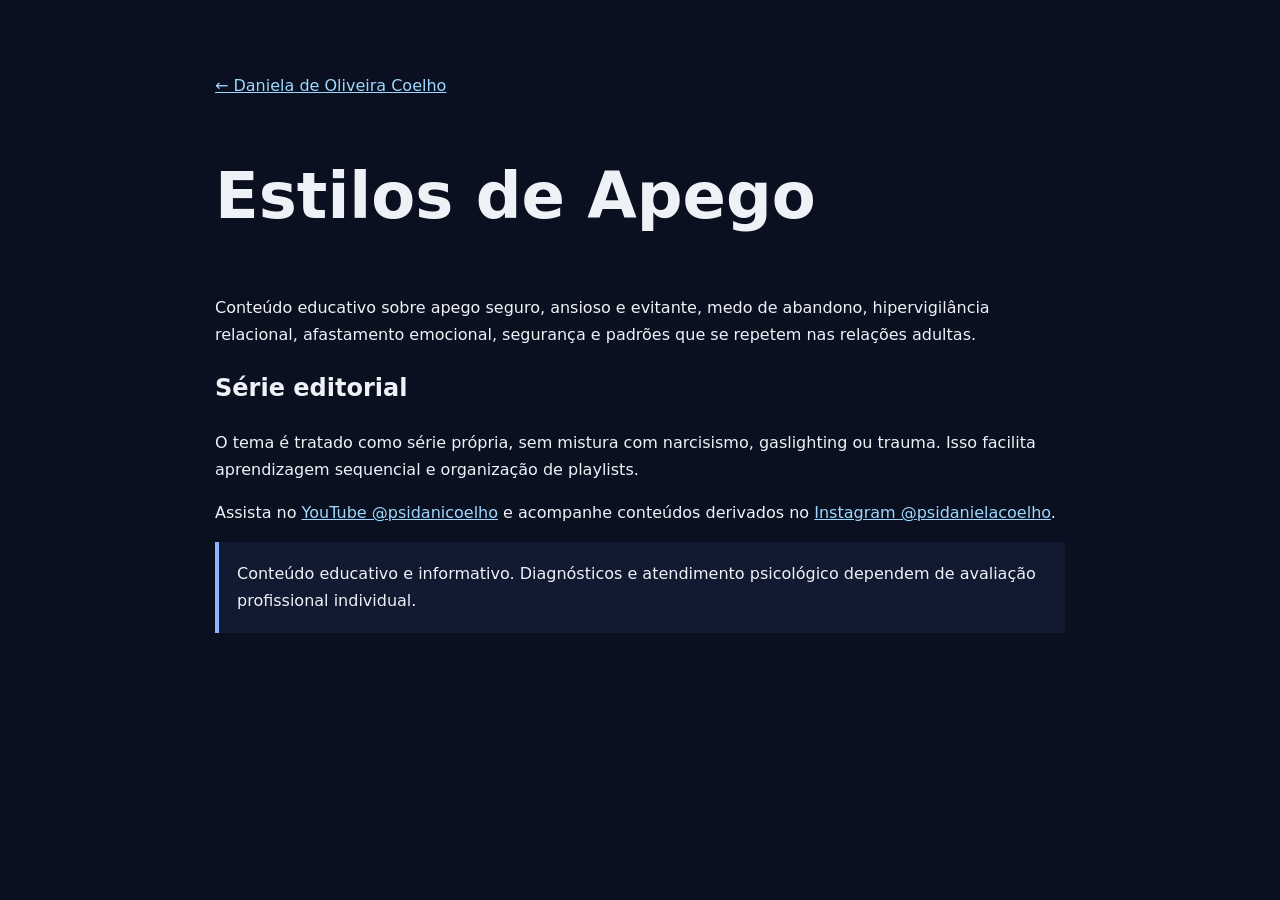
<file: daniela-coelho-psicologia/estilos-de-apego/index.html>
<!doctype html><html lang="pt-BR"><head><meta charset="utf-8"><meta name="viewport" content="width=device-width,initial-scale=1"><title>Estilos de Apego | Daniela de Oliveira Coelho</title><meta name="description" content="Conteúdo educativo de Daniela de Oliveira Coelho sobre apego seguro, ansioso, evitante, medo de abandono, relações e padrões emocionais."><link rel="canonical" href="https://jfs195805-alt.github.io/-bi-decision-insights-portfolio/daniela-coelho-psicologia/estilos-de-apego/"><meta name="robots" content="index,follow,max-snippet:-1,max-image-preview:large"><script type="application/ld+json">{"@context":"https://schema.org","@type":"WebPage","name":"Estilos de Apego | Daniela de Oliveira Coelho","about":{"@type":"Thing","name":"Estilos de apego"},"author":{"@type":"Person","name":"Daniela de Oliveira Coelho","url":"https://jfs195805-alt.github.io/-bi-decision-insights-portfolio/daniela-coelho-psicologia/","sameAs":["https://www.youtube.com/@psidanicoelho","https://www.instagram.com/psidanielacoelho/"]}}</script><style>body{font-family:system-ui;background:#0b1020;color:#eef2f7;margin:0;line-height:1.7}main{max-width:850px;margin:auto;padding:56px 24px}a{color:#9ed8ff}h1{font-size:clamp(2.2rem,5vw,4rem)}.note{padding:18px;background:#111a31;border-left:4px solid #8db3ff}</style></head><body><main><p><a href="../">← Daniela de Oliveira Coelho</a></p><h1>Estilos de Apego</h1><p>Conteúdo educativo sobre apego seguro, ansioso e evitante, medo de abandono, hipervigilância relacional, afastamento emocional, segurança e padrões que se repetem nas relações adultas.</p><h2>Série editorial</h2><p>O tema é tratado como série própria, sem mistura com narcisismo, gaslighting ou trauma. Isso facilita aprendizagem sequencial e organização de playlists.</p><p>Assista no <a href="https://www.youtube.com/@psidanicoelho">YouTube @psidanicoelho</a> e acompanhe conteúdos derivados no <a href="https://www.instagram.com/psidanielacoelho/">Instagram @psidanielacoelho</a>.</p><div class="note">Conteúdo educativo e informativo. Diagnósticos e atendimento psicológico dependem de avaliação profissional individual.</div></main></body></html>
</file>
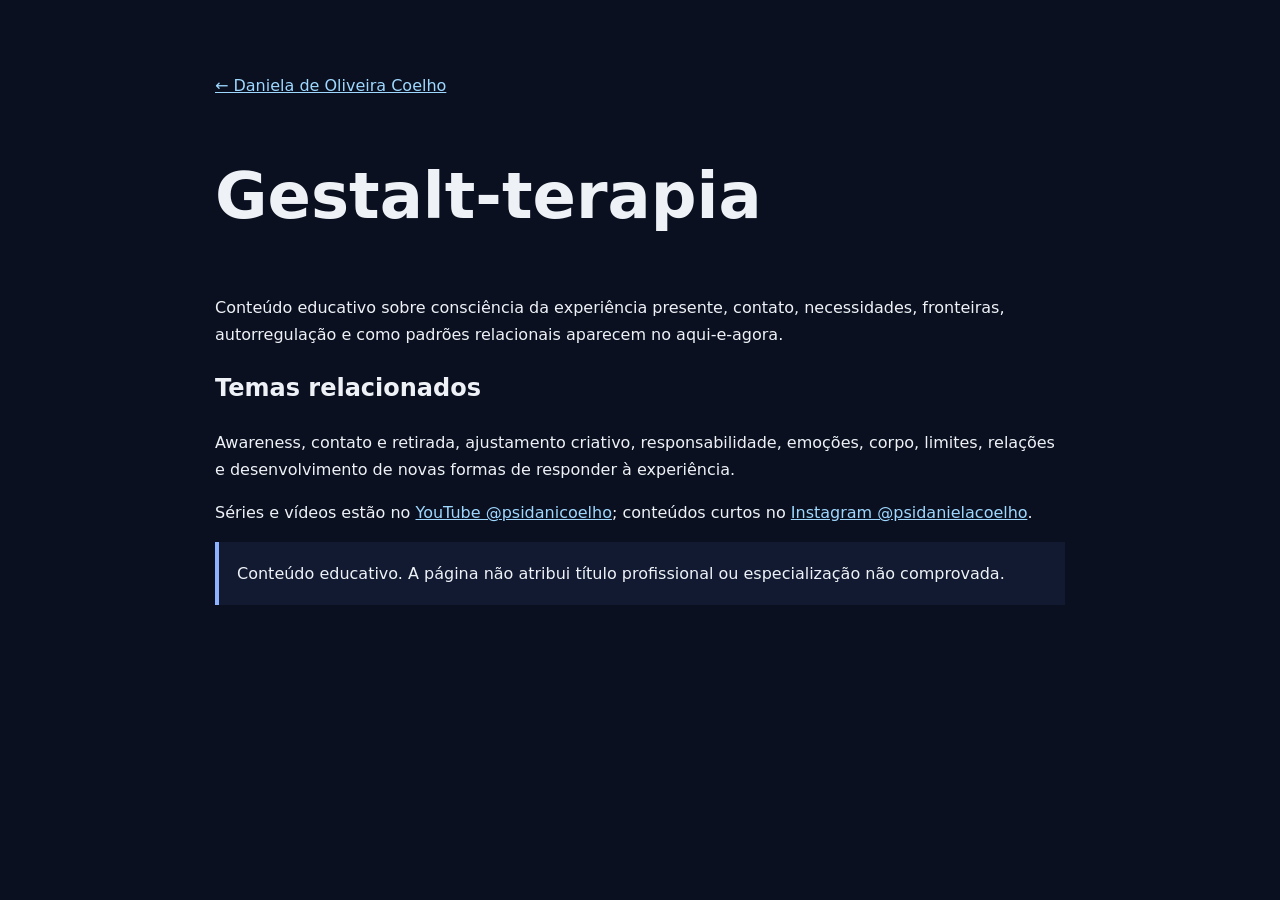
<file: daniela-coelho-psicologia/gestalt-terapia/index.html>
<!doctype html><html lang="pt-BR"><head><meta charset="utf-8"><meta name="viewport" content="width=device-width,initial-scale=1"><title>Gestalt-terapia | Daniela de Oliveira Coelho</title><meta name="description" content="Conteúdo educativo de Daniela de Oliveira Coelho sobre Gestalt-terapia: awareness, contato, autorregulação, experiência presente, relações e desenvolvimento emocional."><link rel="canonical" href="https://jfs195805-alt.github.io/-bi-decision-insights-portfolio/daniela-coelho-psicologia/gestalt-terapia/"><meta name="robots" content="index,follow,max-snippet:-1,max-image-preview:large"><script type="application/ld+json">{"@context":"https://schema.org","@type":"WebPage","name":"Gestalt-terapia | Daniela de Oliveira Coelho","about":{"@type":"Thing","name":"Gestalt-terapia"},"author":{"@type":"Person","name":"Daniela de Oliveira Coelho","url":"https://jfs195805-alt.github.io/-bi-decision-insights-portfolio/daniela-coelho-psicologia/","sameAs":["https://www.youtube.com/@psidanicoelho","https://www.instagram.com/psidanielacoelho/"]}}</script><style>body{font-family:system-ui;background:#0b1020;color:#eef2f7;margin:0;line-height:1.7}main{max-width:850px;margin:auto;padding:56px 24px}a{color:#9ed8ff}h1{font-size:clamp(2.2rem,5vw,4rem)}.note{padding:18px;background:#111a31;border-left:4px solid #8db3ff}</style></head><body><main><p><a href="../">← Daniela de Oliveira Coelho</a></p><h1>Gestalt-terapia</h1><p>Conteúdo educativo sobre consciência da experiência presente, contato, necessidades, fronteiras, autorregulação e como padrões relacionais aparecem no aqui-e-agora.</p><h2>Temas relacionados</h2><p>Awareness, contato e retirada, ajustamento criativo, responsabilidade, emoções, corpo, limites, relações e desenvolvimento de novas formas de responder à experiência.</p><p>Séries e vídeos estão no <a href="https://www.youtube.com/@psidanicoelho">YouTube @psidanicoelho</a>; conteúdos curtos no <a href="https://www.instagram.com/psidanielacoelho/">Instagram @psidanielacoelho</a>.</p><div class="note">Conteúdo educativo. A página não atribui título profissional ou especialização não comprovada.</div></main></body></html>
</file>
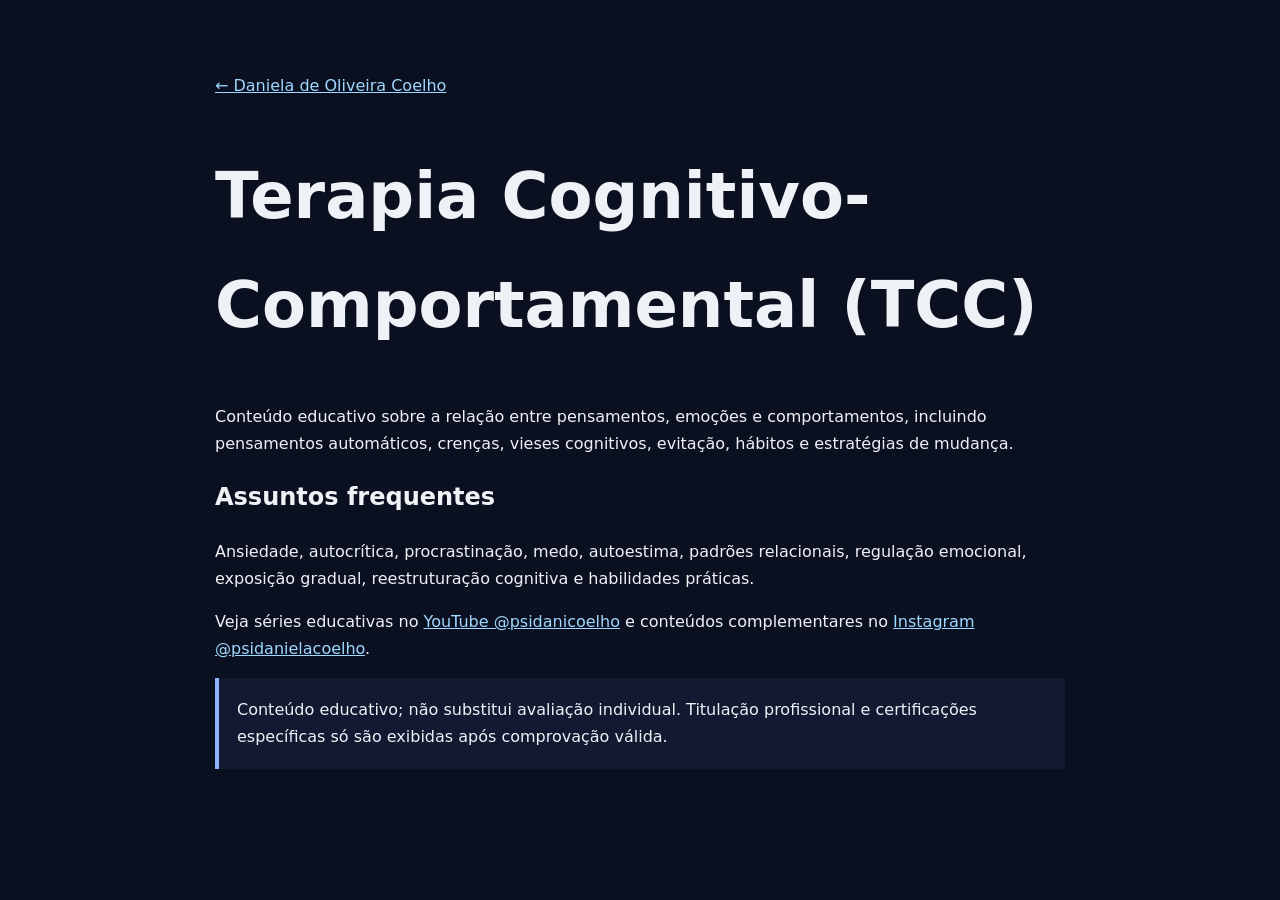
<file: daniela-coelho-psicologia/tcc-terapia-cognitivo-comportamental/index.html>
<!doctype html><html lang="pt-BR"><head><meta charset="utf-8"><meta name="viewport" content="width=device-width,initial-scale=1"><title>TCC — Terapia Cognitivo-Comportamental | Daniela de Oliveira Coelho</title><meta name="description" content="Conteúdo educativo de Daniela de Oliveira Coelho sobre TCC: pensamentos automáticos, crenças, emoções, comportamento, ansiedade, hábitos e estratégias cognitivas."><link rel="canonical" href="https://jfs195805-alt.github.io/-bi-decision-insights-portfolio/daniela-coelho-psicologia/tcc-terapia-cognitivo-comportamental/"><meta name="robots" content="index,follow,max-snippet:-1,max-image-preview:large"><script type="application/ld+json">{"@context":"https://schema.org","@type":"WebPage","name":"TCC — Terapia Cognitivo-Comportamental | Daniela de Oliveira Coelho","about":{"@type":"Thing","name":"Terapia Cognitivo-Comportamental"},"author":{"@type":"Person","name":"Daniela de Oliveira Coelho","url":"https://jfs195805-alt.github.io/-bi-decision-insights-portfolio/daniela-coelho-psicologia/","sameAs":["https://www.youtube.com/@psidanicoelho","https://www.instagram.com/psidanielacoelho/"]}}</script><style>body{font-family:system-ui;background:#0b1020;color:#eef2f7;margin:0;line-height:1.7}main{max-width:850px;margin:auto;padding:56px 24px}a{color:#9ed8ff}h1{font-size:clamp(2.2rem,5vw,4rem)}.note{padding:18px;background:#111a31;border-left:4px solid #8db3ff}</style></head><body><main><p><a href="../">← Daniela de Oliveira Coelho</a></p><h1>Terapia Cognitivo-Comportamental (TCC)</h1><p>Conteúdo educativo sobre a relação entre pensamentos, emoções e comportamentos, incluindo pensamentos automáticos, crenças, vieses cognitivos, evitação, hábitos e estratégias de mudança.</p><h2>Assuntos frequentes</h2><p>Ansiedade, autocrítica, procrastinação, medo, autoestima, padrões relacionais, regulação emocional, exposição gradual, reestruturação cognitiva e habilidades práticas.</p><p>Veja séries educativas no <a href="https://www.youtube.com/@psidanicoelho">YouTube @psidanicoelho</a> e conteúdos complementares no <a href="https://www.instagram.com/psidanielacoelho/">Instagram @psidanielacoelho</a>.</p><div class="note">Conteúdo educativo; não substitui avaliação individual. Titulação profissional e certificações específicas só são exibidas após comprovação válida.</div></main></body></html>
</file>
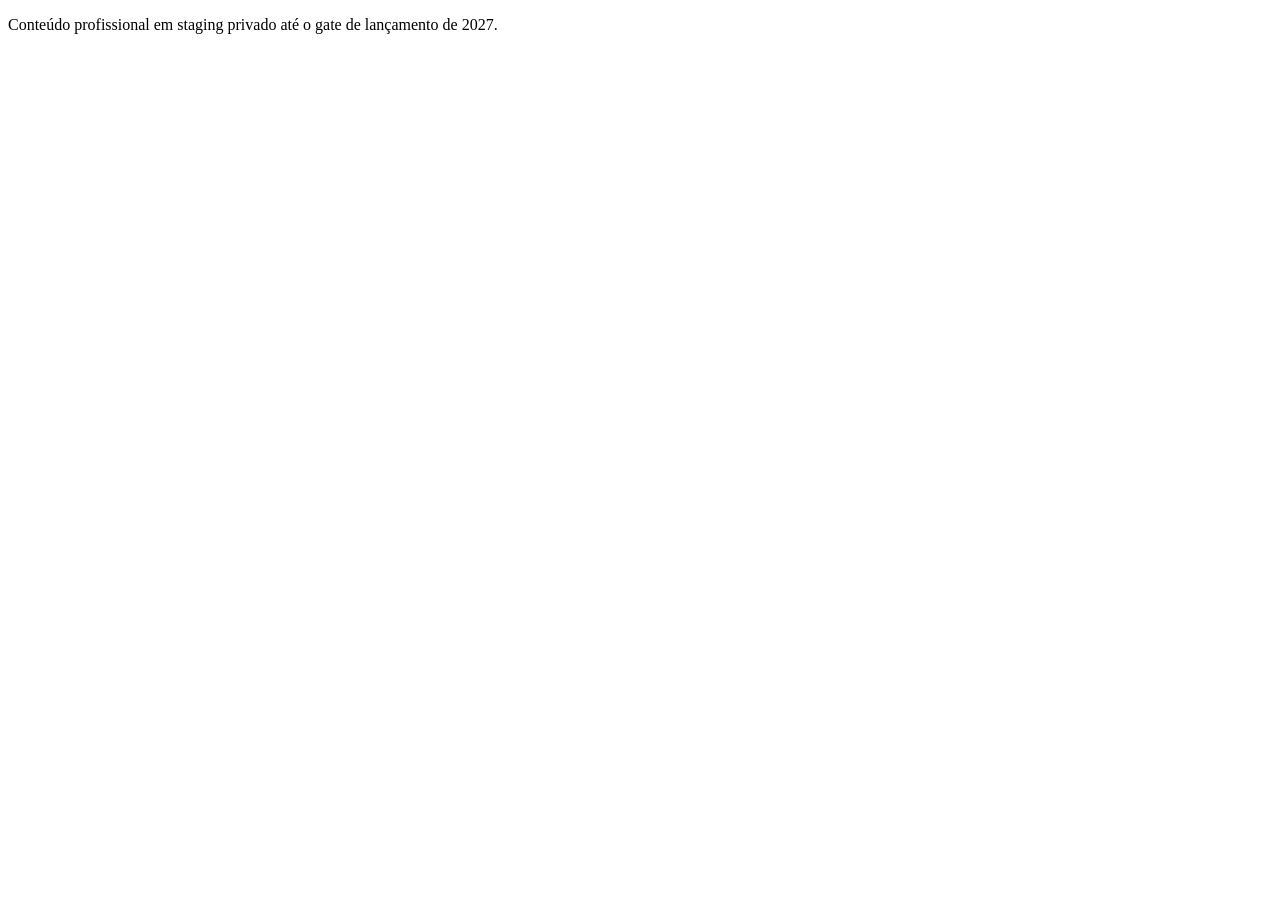
<file: daniela-coelho-psicologia/tdah-neurodivergencia/index.html>
<!doctype html><html lang="pt-BR"><head><meta charset="utf-8"><meta name="robots" content="noindex,nofollow,noarchive"><title>Conteúdo reservado para 2027</title></head><body><p>Conteúdo profissional em staging privado até o gate de lançamento de 2027.</p></body></html>
</file>
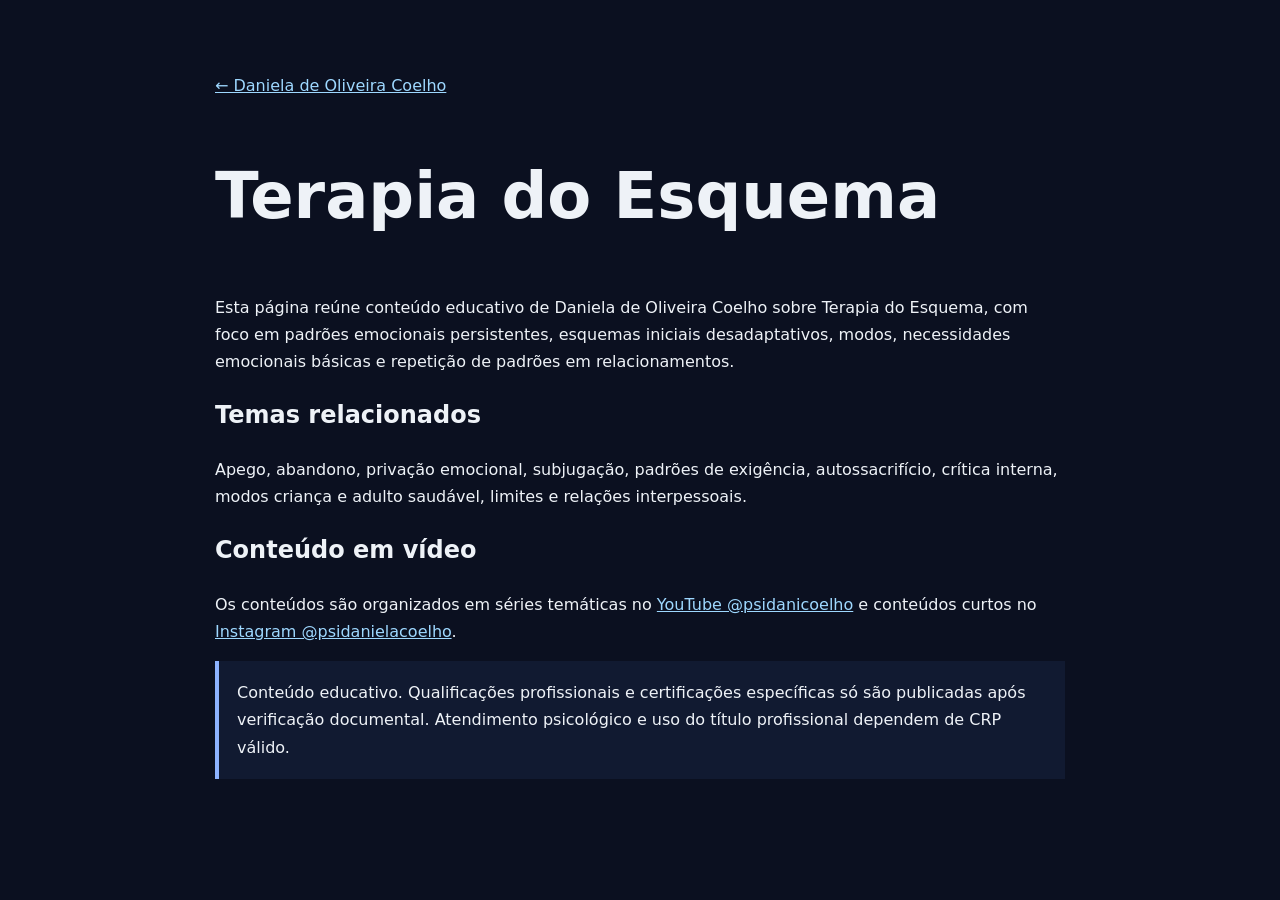
<file: daniela-coelho-psicologia/terapia-do-esquema/index.html>
<!doctype html><html lang="pt-BR"><head><meta charset="utf-8"><meta name="viewport" content="width=device-width,initial-scale=1"><title>Terapia do Esquema | Daniela de Oliveira Coelho</title><meta name="description" content="Conteúdo educativo de Daniela de Oliveira Coelho sobre Terapia do Esquema: esquemas iniciais desadaptativos, modos, necessidades emocionais e padrões relacionais."><link rel="canonical" href="https://jfs195805-alt.github.io/-bi-decision-insights-portfolio/daniela-coelho-psicologia/terapia-do-esquema/"><meta name="robots" content="index,follow,max-snippet:-1,max-image-preview:large,max-video-preview:-1"><script type="application/ld+json">{"@context":"https://schema.org","@type":"WebPage","name":"Terapia do Esquema | Daniela de Oliveira Coelho","about":{"@type":"Thing","name":"Terapia do Esquema"},"author":{"@type":"Person","name":"Daniela de Oliveira Coelho","url":"https://jfs195805-alt.github.io/-bi-decision-insights-portfolio/daniela-coelho-psicologia/","sameAs":["https://www.youtube.com/@psidanicoelho","https://www.instagram.com/psidanielacoelho/"]}}</script><style>body{font-family:system-ui;background:#0b1020;color:#eef2f7;margin:0;line-height:1.7}main{max-width:850px;margin:auto;padding:56px 24px}a{color:#9ed8ff}h1{font-size:clamp(2.2rem,5vw,4rem)}.note{padding:18px;background:#111a31;border-left:4px solid #8db3ff}</style></head><body><main><p><a href="../">← Daniela de Oliveira Coelho</a></p><h1>Terapia do Esquema</h1><p>Esta página reúne conteúdo educativo de Daniela de Oliveira Coelho sobre Terapia do Esquema, com foco em padrões emocionais persistentes, esquemas iniciais desadaptativos, modos, necessidades emocionais básicas e repetição de padrões em relacionamentos.</p><h2>Temas relacionados</h2><p>Apego, abandono, privação emocional, subjugação, padrões de exigência, autossacrifício, crítica interna, modos criança e adulto saudável, limites e relações interpessoais.</p><h2>Conteúdo em vídeo</h2><p>Os conteúdos são organizados em séries temáticas no <a href="https://www.youtube.com/@psidanicoelho">YouTube @psidanicoelho</a> e conteúdos curtos no <a href="https://www.instagram.com/psidanielacoelho/">Instagram @psidanielacoelho</a>.</p><div class="note">Conteúdo educativo. Qualificações profissionais e certificações específicas só são publicadas após verificação documental. Atendimento psicológico e uso do título profissional dependem de CRP válido.</div></main></body></html>
</file>
<file: ainflu-youtube-os-v2/styles.css>
:root{--bg:#070712;--panel:#101022;--panel2:#15152b;--panel3:#1b1b35;--line:#2a2a49;--text:#f7f7ff;--muted:#9b9bb4;--cyan:#16d9e3;--purple:#7c3aed;--pink:#ff2daa;--green:#32d583;--yellow:#fdb022;--red:#f97066;--blue:#53b1fd;--shadow:0 24px 70px rgba(0,0,0,.35);--radius:18px;--sidebar:252px}*{box-sizing:border-box}html{color-scheme:dark;scroll-behavior:smooth}body{margin:0;background:radial-gradient(circle at 10% 0,rgba(124,58,237,.16),transparent 28%),radial-gradient(circle at 100% 10%,rgba(22,217,227,.10),transparent 24%),var(--bg);color:var(--text);font:14px/1.5 Inter,ui-sans-serif,system-ui,-apple-system,BlinkMacSystemFont,"Segoe UI",sans-serif;min-height:100vh}button,input,textarea,select{font:inherit}button{cursor:pointer}a{color:inherit;text-decoration:none}.app-shell{display:grid;grid-template-columns:var(--sidebar) minmax(0,1fr);min-height:100vh}.sidebar{position:sticky;top:0;height:100vh;padding:18px 14px;border-right:1px solid rgba(255,255,255,.07);background:rgba(7,7,18,.88);backdrop-filter:blur(24px);z-index:20;overflow:auto}.brand{display:flex;align-items:center;gap:12px;padding:8px 8px 18px}.brand-mark{width:42px;height:42px;border-radius:14px;display:grid;place-items:center;background:linear-gradient(135deg,var(--cyan),var(--purple) 52%,var(--pink));font-weight:1000;color:white;box-shadow:0 0 28px rgba(124,58,237,.35)}.brand strong{display:block;font-size:15px;letter-spacing:-.2px}.brand small{display:block;color:var(--muted);font-size:10px;letter-spacing:.3px}.nav-label{padding:12px 12px 6px;color:#676782;text-transform:uppercase;font-weight:800;font-size:10px;letter-spacing:1.4px}.nav{display:grid;gap:4px}.nav-btn{width:100%;display:flex;align-items:center;gap:11px;padding:10px 12px;border:1px solid transparent;border-radius:12px;background:transparent;color:#b8b8cd;text-align:left;transition:.18s}.nav-btn:hover{background:rgba(255,255,255,.045);color:white}.nav-btn.active{color:white;background:linear-gradient(90deg,rgba(22,217,227,.12),rgba(124,58,237,.15));border-color:rgba(124,58,237,.28);box-shadow:inset 3px 0 var(--cyan)}.nav-icon{width:22px;text-align:center;font-size:16px}.sidebar-footer{margin-top:16px;padding:12px;border:1px solid var(--line);background:rgba(255,255,255,.025);border-radius:14px}.sidebar-footer .demo{display:inline-flex;margin-bottom:7px}.main{min-width:0}.topbar{position:sticky;top:0;z-index:15;height:72px;display:flex;align-items:center;justify-content:space-between;gap:14px;padding:12px 24px;border-bottom:1px solid rgba(255,255,255,.07);background:rgba(7,7,18,.75);backdrop-filter:blur(20px)}.topbar-left,.topbar-right{display:flex;align-items:center;gap:10px}.mobile-menu{display:none}.project-select{min-width:220px}.content{padding:26px;max-width:1680px;margin:auto}.page-head{display:flex;align-items:flex-start;justify-content:space-between;gap:16px;margin-bottom:22px}.page-head h1{margin:0;font-size:28px;letter-spacing:-.8px}.page-head p{margin:5px 0 0;color:var(--muted);max-width:820px}.actions{display:flex;gap:9px;flex-wrap:wrap}.btn{border:1px solid var(--line);background:var(--panel2);color:white;border-radius:12px;padding:9px 13px;font-weight:750;display:inline-flex;align-items:center;justify-content:center;gap:8px;transition:.17s;min-height:40px}.btn:hover{transform:translateY(-1px);border-color:#494971}.btn.primary{background:linear-gradient(135deg,var(--purple),#9b2cf6 56%,var(--pink));border-color:transparent;box-shadow:0 10px 28px rgba(124,58,237,.26)}.btn.cyan{background:linear-gradient(135deg,#078c98,var(--cyan));border-color:transparent;color:#041013}.btn.ghost{background:transparent}.btn.danger{background:rgba(249,112,102,.1);border-color:rgba(249,112,102,.35);color:#ffaaa3}.btn:disabled{opacity:.42;cursor:not-allowed;transform:none}.icon-btn{width:40px;height:40px;padding:0}.badge{display:inline-flex;align-items:center;gap:6px;border-radius:999px;padding:4px 9px;font-size:11px;font-weight:850;border:1px solid var(--line);background:rgba(255,255,255,.04);white-space:nowrap}.badge.demo{color:#b6f7fb;border-color:rgba(22,217,227,.35);background:rgba(22,217,227,.09)}.badge.ok{color:#a9f5cc;border-color:rgba(50,213,131,.34);background:rgba(50,213,131,.09)}.badge.warn{color:#ffe0a3;border-color:rgba(253,176,34,.35);background:rgba(253,176,34,.1)}.badge.bad{color:#ffb1ab;border-color:rgba(249,112,102,.35);background:rgba(249,112,102,.1)}.badge.info{color:#b9dcff;border-color:rgba(83,177,253,.35);background:rgba(83,177,253,.1)}.dot{width:7px;height:7px;border-radius:50%;background:currentColor;box-shadow:0 0 10px currentColor}.grid{display:grid;gap:16px}.grid.kpis{grid-template-columns:repeat(4,minmax(0,1fr));margin-bottom:16px}.grid.two{grid-template-columns:repeat(2,minmax(0,1fr))}.grid.three{grid-template-columns:repeat(3,minmax(0,1fr))}.grid.four{grid-template-columns:repeat(4,minmax(0,1fr))}.card{background:linear-gradient(160deg,rgba(23,23,45,.94),rgba(15,15,32,.94));border:1px solid rgba(255,255,255,.08);border-radius:var(--radius);padding:18px;box-shadow:0 1px 0 rgba(255,255,255,.025);min-width:0}.card.glow{position:relative;overflow:hidden}.card.glow:after{content:"";position:absolute;width:170px;height:170px;border-radius:50%;background:rgba(124,58,237,.13);filter:blur(45px);right:-60px;top:-80px;pointer-events:none}.card h2,.card h3{margin:0 0 12px;letter-spacing:-.25px}.card h2{font-size:18px}.card h3{font-size:15px}.card p{color:var(--muted)}.kpi{padding:17px}.kpi-top{display:flex;justify-content:space-between;gap:8px;color:var(--muted);font-size:12px}.kpi-value{font-size:28px;line-height:1.15;font-weight:950;margin:8px 0 5px;letter-spacing:-1px}.kpi-note{font-size:11px;color:var(--muted)}.metric-up{color:var(--green)}.metric-down{color:var(--red)}.section-title{display:flex;align-items:center;justify-content:space-between;gap:12px;margin:24px 0 12px}.section-title h2{margin:0;font-size:18px}.muted{color:var(--muted)}.tiny{font-size:11px}.divider{height:1px;background:var(--line);margin:16px 0}.row{display:flex;align-items:center;gap:10px}.row.wrap{flex-wrap:wrap}.row.between{justify-content:space-between}.stack{display:grid;gap:12px}.field{display:grid;gap:6px}.field label{font-size:11px;color:#b9b9cf;font-weight:800;text-transform:uppercase;letter-spacing:.65px}.input,.select,.textarea{width:100%;border:1px solid var(--line);border-radius:11px;background:#0d0d1d;color:var(--text);padding:10px 12px;outline:none;transition:.16s}.textarea{min-height:118px;resize:vertical}.input:focus,.select:focus,.textarea:focus{border-color:var(--purple);box-shadow:0 0 0 3px rgba(124,58,237,.13)}.range{width:100%;accent-color:var(--purple)}.table-wrap{overflow:auto;border:1px solid var(--line);border-radius:14px}.table{width:100%;border-collapse:collapse;min-width:760px}.table th,.table td{padding:12px 13px;border-bottom:1px solid var(--line);text-align:left;vertical-align:top}.table th{background:#101022;color:#9292ad;text-transform:uppercase;font-size:10px;letter-spacing:.8px;position:sticky;top:0}.table tr:last-child td{border-bottom:0}.table tbody tr:hover{background:rgba(255,255,255,.025)}.rank{width:30px;height:30px;border-radius:10px;display:grid;place-items:center;background:rgba(124,58,237,.15);color:#c8aaff;font-weight:900}.progress{height:8px;border-radius:999px;background:#24243d;overflow:hidden}.progress>span{display:block;height:100%;border-radius:inherit;background:linear-gradient(90deg,var(--cyan),var(--purple),var(--pink))}.pipeline{display:flex;gap:8px;overflow:auto;padding-bottom:4px}.pipeline-step{min-width:144px;border:1px solid var(--line);border-radius:13px;padding:12px;background:#101022}.pipeline-step strong{display:block;font-size:12px}.pipeline-step small{color:var(--muted)}.pipeline-step.done{border-color:rgba(50,213,131,.32);background:rgba(50,213,131,.05)}.pipeline-step.current{border-color:rgba(22,217,227,.4);box-shadow:0 0 0 2px rgba(22,217,227,.06)}.project-card{display:grid;gap:12px}.project-cover{height:120px;border-radius:14px;background:linear-gradient(135deg,rgba(22,217,227,.28),rgba(124,58,237,.35),rgba(255,45,170,.25));display:flex;align-items:flex-end;padding:14px;position:relative;overflow:hidden}.project-cover:before{content:"";position:absolute;inset:0;background:repeating-linear-gradient(120deg,transparent 0 18px,rgba(255,255,255,.025) 18px 19px)}.project-cover strong{font-size:20px;position:relative}.source-hero{display:grid;grid-template-columns:260px 1fr;gap:18px}.video-thumb{aspect-ratio:16/9;border-radius:14px;background:#222 center/cover no-repeat;border:1px solid var(--line);position:relative;overflow:hidden}.video-thumb:after{content:"▶";position:absolute;left:50%;top:50%;transform:translate(-50%,-50%);width:50px;height:50px;border-radius:50%;display:grid;place-items:center;background:rgba(0,0,0,.7);font-size:20px}.claim{padding:12px;border:1px solid var(--line);border-radius:12px;background:rgba(255,255,255,.025)}.claim strong{display:block;margin-bottom:3px}.claim.unverified{border-color:rgba(253,176,34,.25)}.claim.safe{border-color:rgba(50,213,131,.25)}.blueprint{counter-reset:item;display:grid;gap:8px}.blueprint-item{display:grid;grid-template-columns:34px 1fr;gap:10px;align-items:start;padding:11px;border:1px solid var(--line);border-radius:12px}.blueprint-item:before{counter-increment:item;content:counter(item);width:30px;height:30px;display:grid;place-items:center;border-radius:10px;background:linear-gradient(135deg,rgba(22,217,227,.18),rgba(124,58,237,.24));font-weight:900;color:#d8d8ff}.niche-card{position:relative}.niche-card.selected{border-color:rgba(22,217,227,.45);box-shadow:0 0 0 2px rgba(22,217,227,.08)}.niche-card .rpm{font-size:23px;font-weight:950;letter-spacing:-.6px}.scene-grid{display:grid;grid-template-columns:repeat(4,minmax(0,1fr));gap:12px}.scene{border:1px solid var(--line);border-radius:14px;background:#101022;overflow:hidden;transition:.15s}.scene:hover{transform:translateY(-2px);border-color:#4a4a70}.scene-visual{aspect-ratio:16/9;background:linear-gradient(135deg,#202044,#111125);display:grid;place-items:center;color:#6f6f91;font-size:30px;position:relative}.scene-visual:before{content:"";position:absolute;inset:0;background:radial-gradient(circle at 25% 20%,rgba(22,217,227,.2),transparent 32%),radial-gradient(circle at 80% 80%,rgba(255,45,170,.15),transparent 28%)}.scene.climax{border-color:rgba(255,45,170,.55);box-shadow:0 0 26px rgba(255,45,170,.09)}.scene-body{padding:11px}.scene-title{display:flex;justify-content:space-between;gap:8px;font-weight:850}.scene-body p{font-size:11px;margin:7px 0;color:var(--muted);display:-webkit-box;-webkit-line-clamp:3;-webkit-box-orient:vertical;overflow:hidden}.timeline{overflow:auto;padding:4px 0}.timeline-track{min-width:1120px;display:grid;gap:7px}.track{display:grid;grid-template-columns:85px 1fr;gap:8px;align-items:center}.track-label{color:var(--muted);font-size:11px;font-weight:800}.clips{display:flex;height:42px;gap:2px}.clip{min-width:24px;flex:1;border-radius:6px;background:linear-gradient(135deg,rgba(22,217,227,.2),rgba(124,58,237,.35));border:1px solid rgba(124,58,237,.35);display:grid;place-items:center;font-size:9px;color:#d9d9f9}.clip.audio{background:rgba(50,213,131,.12);border-color:rgba(50,213,131,.3)}.clip.music{background:rgba(255,45,170,.11);border-color:rgba(255,45,170,.28)}.clip.caption{background:rgba(253,176,34,.1);border-color:rgba(253,176,34,.26)}.gate{display:grid;grid-template-columns:52px 1fr auto;gap:13px;align-items:center;padding:14px;border:1px solid var(--line);border-radius:14px}.gate-num{width:42px;height:42px;border-radius:13px;display:grid;place-items:center;background:#242442;font-weight:950}.gate.approved{border-color:rgba(50,213,131,.32);background:rgba(50,213,131,.035)}.gate.approved .gate-num{background:rgba(50,213,131,.14);color:#a9f5cc}.integration{display:grid;grid-template-columns:44px 1fr auto;align-items:center;gap:11px}.integration-logo{width:42px;height:42px;border-radius:12px;background:linear-gradient(135deg,#29294b,#17172d);display:grid;place-items:center;font-weight:950;color:#d5d5ef}.job{display:grid;grid-template-columns:1fr 120px 90px;gap:10px;align-items:center;padding:10px 0;border-bottom:1px solid var(--line)}.job:last-child{border-bottom:0}.calendar{display:grid;grid-template-columns:repeat(7,1fr);border:1px solid var(--line);border-radius:14px;overflow:hidden}.day{min-height:110px;padding:9px;border-right:1px solid var(--line);border-bottom:1px solid var(--line);background:#0f0f20}.day:nth-child(7n){border-right:0}.day-head{font-size:11px;color:var(--muted)}.event{margin-top:7px;padding:6px 7px;border-radius:8px;background:rgba(124,58,237,.15);border:1px solid rgba(124,58,237,.25);font-size:10px}.codebox{padding:13px;border:1px solid var(--line);border-radius:12px;background:#090918;color:#b9f5f7;font:12px/1.55 ui-monospace,SFMono-Regular,Menlo,monospace;white-space:pre-wrap;overflow:auto}.notice{padding:13px 14px;border-radius:13px;border:1px solid rgba(83,177,253,.25);background:rgba(83,177,253,.07);color:#cfe7ff}.notice.warn{border-color:rgba(253,176,34,.28);background:rgba(253,176,34,.07);color:#ffe4af}.notice.bad{border-color:rgba(249,112,102,.28);background:rgba(249,112,102,.07);color:#ffc1bc}.empty{padding:38px;text-align:center;border:1px dashed #393959;border-radius:16px;color:var(--muted)}.tabs{display:flex;gap:4px;padding:4px;background:#0d0d1c;border:1px solid var(--line);border-radius:12px;width:max-content;max-width:100%;overflow:auto}.tab{border:0;background:transparent;color:var(--muted);padding:8px 12px;border-radius:9px;font-weight:750;white-space:nowrap}.tab.active{background:#232340;color:white}.thumb-concept{aspect-ratio:16/9;border-radius:14px;display:flex;align-items:center;justify-content:center;text-align:center;padding:18px;background:radial-gradient(circle at 20% 20%,rgba(22,217,227,.32),transparent 36%),radial-gradient(circle at 85% 85%,rgba(255,45,170,.28),transparent 34%),#15152b;border:1px solid var(--line);font-size:22px;font-weight:1000;text-transform:uppercase;letter-spacing:-.5px}.score-ring{width:58px;height:58px;border-radius:50%;display:grid;place-items:center;background:conic-gradient(var(--cyan) calc(var(--score)*1%),#292943 0);position:relative}.score-ring:after{content:"";position:absolute;inset:5px;border-radius:50%;background:var(--panel2)}.score-ring span{position:relative;z-index:1;font-weight:950}.modal-backdrop{position:fixed;inset:0;background:rgba(0,0,0,.72);display:grid;place-items:center;padding:18px;z-index:100;animation:fade .15s}.modal{width:min(720px,100%);max-height:90vh;overflow:auto;background:#111124;border:1px solid #37375b;border-radius:20px;box-shadow:var(--shadow);padding:20px}.modal-head{display:flex;justify-content:space-between;align-items:flex-start;gap:12px;margin-bottom:16px}.modal-head h2{margin:0}.toast{position:fixed;right:20px;bottom:20px;z-index:120;width:min(380px,calc(100vw - 40px));padding:13px 15px;border-radius:13px;background:#1b1b35;border:1px solid #414164;box-shadow:var(--shadow);animation:slide .2s}.toast.ok{border-color:rgba(50,213,131,.45)}.toast.bad{border-color:rgba(249,112,102,.45)}@keyframes fade{from{opacity:0}}@keyframes slide{from{opacity:0;transform:translateY(10px)}}.command{position:fixed;inset:0;background:rgba(0,0,0,.72);z-index:110;display:flex;justify-content:center;align-items:flex-start;padding-top:12vh}.command-box{width:min(620px,calc(100vw - 28px));background:#111124;border:1px solid #3a3a60;border-radius:18px;box-shadow:var(--shadow);overflow:hidden}.command-results{max-height:420px;overflow:auto;padding:8px}.command-item{padding:11px 12px;border-radius:10px;display:flex;justify-content:space-between}.command-item:hover{background:#20203d}.spark{height:42px;display:flex;align-items:flex-end;gap:3px}.spark span{flex:1;min-width:4px;background:linear-gradient(var(--cyan),var(--purple));border-radius:4px 4px 1px 1px;opacity:.75}.hidden{display:none!important}@media(max-width:1180px){.grid.kpis{grid-template-columns:repeat(2,1fr)}.grid.four,.scene-grid{grid-template-columns:repeat(2,1fr)}.grid.three{grid-template-columns:repeat(2,1fr)}}@media(max-width:900px){:root{--sidebar:0px}.app-shell{grid-template-columns:1fr}.sidebar{position:fixed;left:0;transform:translateX(-105%);width:270px;transition:.2s;box-shadow:var(--shadow)}.sidebar.open{transform:translateX(0)}.mobile-menu{display:inline-flex}.topbar{padding:10px 14px}.content{padding:18px 14px}.project-select{min-width:0;max-width:180px}.source-hero{grid-template-columns:1fr}.source-hero .video-thumb{max-width:420px}.page-head{align-items:flex-start}.grid.two,.grid.three{grid-template-columns:1fr}}@media(max-width:620px){.topbar-right .hide-mobile{display:none}.grid.kpis,.grid.four,.scene-grid{grid-template-columns:1fr}.page-head{display:grid}.page-head h1{font-size:24px}.card{padding:14px}.content{padding:15px 11px}.gate{grid-template-columns:44px 1fr}.gate>.actions{grid-column:1/-1}.calendar{grid-template-columns:1fr}.day{min-height:auto;border-right:0}.job{grid-template-columns:1fr}.topbar-left{min-width:0}.project-select{max-width:150px}.actions .btn{flex:1}.source-hero .video-thumb{width:100%}}
</file>
<file: site/css/styles.css>
:root {
  color-scheme: dark;
  --bg: #05070d;
  --bg-soft: #080d16;
  --panel: rgba(15, 22, 34, 0.86);
  --panel-strong: #111a27;
  --panel-lift: #162233;
  --text: #f7f9fc;
  --muted: #aab6c8;
  --muted-2: #758398;
  --line: rgba(155, 176, 205, 0.18);
  --line-strong: rgba(199, 213, 235, 0.32);
  --accent: #47c2ff;
  --accent-2: #19d49b;
  --gold: #f5c469;
  --danger: #ff7474;
  --shadow: 0 24px 80px rgba(0, 0, 0, 0.38);
  --card-radius: 8px;
  --max: 1220px;
}

* {
  box-sizing: border-box;
}

html {
  scroll-behavior: smooth;
}

body {
  margin: 0;
  font-family: Inter, ui-sans-serif, system-ui, -apple-system, BlinkMacSystemFont, "Segoe UI", sans-serif;
  background:
    linear-gradient(180deg, rgba(12, 21, 34, 0.94), rgba(5, 7, 13, 0.98) 42%),
    repeating-linear-gradient(90deg, rgba(255, 255, 255, 0.025) 0, rgba(255, 255, 255, 0.025) 1px, transparent 1px, transparent 72px),
    var(--bg);
  color: var(--text);
  line-height: 1.5;
  min-height: 100vh;
  text-rendering: optimizeLegibility;
}

body::before {
  content: "";
  position: fixed;
  inset: 0;
  pointer-events: none;
  background:
    linear-gradient(115deg, rgba(71, 194, 255, 0.12), transparent 28%),
    linear-gradient(245deg, rgba(25, 212, 155, 0.1), transparent 30%),
    linear-gradient(180deg, transparent 0, rgba(5, 7, 13, 0.72) 78%);
  z-index: -1;
}

a {
  color: var(--accent);
  text-decoration: none;
  transition: color 180ms ease, opacity 180ms ease;
}

a:hover {
  color: #8bddff;
}

.shell {
  width: min(var(--max), calc(100% - 36px));
  margin: 0 auto;
}

.topbar {
  position: sticky;
  top: 0;
  z-index: 10;
  background: rgba(5, 8, 14, 0.78);
  backdrop-filter: blur(18px) saturate(130%);
  border-bottom: 1px solid var(--line);
}

.topbar-inner {
  display: flex;
  align-items: center;
  justify-content: space-between;
  min-height: 66px;
  gap: 18px;
}

.brand {
  color: var(--text);
  font-size: 15px;
  font-weight: 850;
  letter-spacing: 0;
}

.brand::after {
  content: " / BI Decision Insights";
  color: var(--muted-2);
  font-weight: 650;
}

.nav {
  display: flex;
  flex-wrap: wrap;
  gap: 8px;
  font-size: 13px;
}

.nav a {
  color: var(--muted);
  border: 1px solid transparent;
  border-radius: 999px;
  padding: 8px 11px;
}

.nav a:hover {
  color: var(--text);
  background: rgba(255, 255, 255, 0.055);
  border-color: var(--line);
}

.hero {
  position: relative;
  padding: 92px 0 54px;
  overflow: hidden;
}

.hero::after {
  content: "";
  display: block;
  width: min(620px, 100%);
  height: 1px;
  margin-top: 38px;
  background: linear-gradient(90deg, var(--accent), var(--gold), transparent);
  opacity: 0.9;
}

.proof-strip {
  display: grid;
  grid-template-columns: repeat(4, minmax(0, 1fr));
  gap: 12px;
  margin-top: 34px;
}

.proof-strip div {
  border: 1px solid var(--line);
  border-radius: 8px;
  background: rgba(8, 13, 22, 0.56);
  padding: 14px;
  box-shadow: 0 14px 48px rgba(0, 0, 0, 0.24);
}

.proof-strip strong {
  display: block;
  color: var(--text);
  font-size: 17px;
  line-height: 1.1;
}

.proof-strip span {
  display: block;
  color: var(--muted);
  font-size: 13px;
  margin-top: 6px;
}

.eyebrow {
  display: inline-flex;
  align-items: center;
  gap: 8px;
  color: var(--gold);
  border: 1px solid rgba(245, 196, 105, 0.28);
  border-radius: 999px;
  background: rgba(245, 196, 105, 0.08);
  font-size: 13px;
  font-weight: 780;
  margin-bottom: 18px;
  padding: 8px 12px;
}

h1 {
  font-size: clamp(38px, 6vw, 74px);
  line-height: 0.98;
  margin: 0 0 20px;
  max-width: 1040px;
  letter-spacing: 0;
}

.subtitle {
  max-width: 920px;
  color: var(--muted);
  font-size: clamp(16px, 2vw, 20px);
}

.cta-row,
.filter-row {
  display: flex;
  flex-wrap: wrap;
  gap: 10px;
  margin-top: 26px;
}

.button,
.chip {
  position: relative;
  border: 1px solid var(--line);
  border-radius: 999px;
  padding: 11px 15px;
  color: var(--text);
  background: rgba(17, 26, 39, 0.78);
  cursor: pointer;
  font-weight: 720;
  box-shadow: 0 1px 0 rgba(255, 255, 255, 0.06) inset;
  transition: transform 180ms ease, border-color 180ms ease, background 180ms ease, box-shadow 180ms ease;
}

.button:hover,
.chip:hover {
  transform: translateY(-1px);
  border-color: var(--line-strong);
  background: rgba(25, 37, 55, 0.9);
  text-decoration: none;
}

.button.primary {
  background: linear-gradient(135deg, var(--accent), var(--accent-2));
  color: #031019;
  border-color: transparent;
  box-shadow: 0 16px 42px rgba(71, 194, 255, 0.22);
}

.chip.active {
  color: #061018;
  background: linear-gradient(135deg, var(--gold), #ffe39d);
  border-color: transparent;
}

section {
  padding: 42px 0;
  animation: rise 560ms ease both;
}

.section-title {
  margin: 0 0 14px;
  font-size: clamp(24px, 3vw, 34px);
  line-height: 1.08;
  letter-spacing: 0;
}

.grid {
  display: grid;
  grid-template-columns: repeat(12, 1fr);
  gap: 16px;
}

.card {
  position: relative;
  background:
    linear-gradient(180deg, rgba(255, 255, 255, 0.045), transparent 34%),
    var(--panel);
  border: 1px solid var(--line);
  border-radius: var(--card-radius);
  box-shadow: var(--shadow);
  overflow: hidden;
  padding: 18px;
  transition: transform 180ms ease, border-color 180ms ease, background 180ms ease;
}

.card::before {
  content: "";
  position: absolute;
  inset: 0;
  border-top: 1px solid rgba(255, 255, 255, 0.08);
  pointer-events: none;
}

.card:hover {
  transform: translateY(-2px);
  border-color: var(--line-strong);
  background:
    linear-gradient(180deg, rgba(255, 255, 255, 0.065), transparent 38%),
    rgba(18, 28, 43, 0.94);
}

.metric {
  grid-column: span 3;
  min-height: 132px;
}

.metric-label {
  color: var(--muted);
  font-size: 12px;
  font-weight: 760;
  text-transform: uppercase;
  letter-spacing: 0.08em;
}

.metric-value {
  color: var(--text);
  font-size: clamp(25px, 3vw, 34px);
  font-weight: 900;
  margin-top: 8px;
}

.metric-note {
  color: var(--muted-2);
  font-size: 13px;
  margin-top: 4px;
}

.wide {
  grid-column: span 8;
}

.side {
  grid-column: span 4;
}

.full {
  grid-column: 1 / -1;
}

.proof-grid {
  display: grid;
  grid-template-columns: repeat(4, minmax(0, 1fr));
  gap: 16px;
  margin-top: 18px;
}

.proof-card {
  min-height: 210px;
}

.proof-card span {
  display: inline-flex;
  width: 34px;
  height: 34px;
  align-items: center;
  justify-content: center;
  border: 1px solid rgba(245, 196, 105, 0.32);
  border-radius: 999px;
  background: rgba(245, 196, 105, 0.08);
  color: var(--gold);
  font-size: 12px;
  font-weight: 900;
  margin-bottom: 18px;
}

.proof-card h3 {
  font-size: 20px;
}

.proof-card p {
  color: var(--muted);
}

.engine-layout {
  display: grid;
  grid-template-columns: repeat(2, minmax(0, 1fr));
  gap: 16px;
  margin-top: 18px;
}

.engine-card h3 {
  max-width: 560px;
  font-size: 24px;
  line-height: 1.12;
}

.engine-card p {
  color: var(--muted);
}

.formula {
  margin-top: 18px;
  border: 1px solid rgba(245, 196, 105, 0.26);
  border-radius: 8px;
  background: rgba(245, 196, 105, 0.08);
  color: #ffe2a0;
  font-weight: 850;
  padding: 14px;
}

.pipeline {
  display: grid;
  grid-template-columns: repeat(4, minmax(0, 1fr));
  gap: 10px;
  margin: 18px 0;
}

.pipeline span {
  border: 1px solid var(--line);
  border-radius: 8px;
  background: rgba(71, 194, 255, 0.07);
  color: #dcecff;
  font-size: 13px;
  font-weight: 780;
  padding: 12px;
  text-align: center;
}

.score-grid {
  display: grid;
  grid-template-columns: repeat(2, minmax(0, 1fr));
  gap: 12px;
}

.score-card {
  border: 1px solid var(--line);
  border-radius: 8px;
  background: rgba(8, 13, 22, 0.58);
  padding: 14px;
}

.score-topline {
  display: flex;
  justify-content: space-between;
  gap: 16px;
  margin-bottom: 12px;
}

.score-topline strong,
.score-topline b {
  color: var(--text);
  font-size: 15px;
}

.score-topline span {
  display: block;
  color: var(--muted-2);
  font-size: 12px;
  margin-top: 2px;
}

.score-bars {
  display: grid;
  gap: 8px;
}

.score-bars div {
  display: grid;
  grid-template-columns: 86px 1fr;
  align-items: center;
  gap: 10px;
}

.score-bars span {
  color: var(--muted);
  font-size: 12px;
  font-weight: 740;
}

.score-bars div::after {
  content: "";
  height: 8px;
  border-radius: 999px;
  background: rgba(255, 255, 255, 0.07);
  grid-column: 2;
  grid-row: 1;
}

.score-bars i {
  display: block;
  height: 8px;
  border-radius: 999px;
  background: linear-gradient(90deg, var(--gold), var(--accent));
  grid-column: 2;
  grid-row: 1;
  z-index: 1;
  animation: fillIn 820ms cubic-bezier(0.2, 0.8, 0.2, 1) both;
  transform-origin: left;
}

.chart {
  min-height: 330px;
}

.chart h3,
.card h3 {
  margin-top: 0;
  letter-spacing: 0;
}

.bars {
  display: grid;
  gap: 11px;
}

.bar-row {
  display: grid;
  grid-template-columns: 92px 1fr 118px;
  gap: 12px;
  align-items: center;
  color: var(--muted);
  font-size: 14px;
}

.bar-row strong {
  color: var(--text);
  font-weight: 850;
}

.bar-row span {
  color: var(--muted);
  font-variant-numeric: tabular-nums;
  text-align: right;
}

.bar-track {
  height: 12px;
  background: rgba(255, 255, 255, 0.07);
  border: 1px solid rgba(255, 255, 255, 0.05);
  border-radius: 999px;
  overflow: hidden;
}

.bar-fill {
  height: 100%;
  min-width: 8px;
  background: linear-gradient(90deg, var(--accent), var(--accent-2));
  border-radius: inherit;
  box-shadow: 0 0 20px rgba(71, 194, 255, 0.34);
  animation: fillIn 720ms cubic-bezier(0.2, 0.8, 0.2, 1) both;
  transform-origin: left;
}

.table-wrap {
  overflow-x: auto;
}

table {
  width: 100%;
  border-collapse: collapse;
  font-size: 14px;
}

th,
td {
  border-bottom: 1px solid var(--line);
  padding: 12px 10px;
  text-align: left;
  white-space: nowrap;
}

th {
  color: var(--muted);
  font-size: 12px;
  font-weight: 800;
  text-transform: uppercase;
  letter-spacing: 0.07em;
}

td {
  color: #dce5f2;
  font-variant-numeric: tabular-nums;
}

tbody tr {
  transition: background 160ms ease;
}

tbody tr:hover {
  background: rgba(71, 194, 255, 0.06);
}

.tag-list {
  display: flex;
  flex-wrap: wrap;
  gap: 9px;
}

.tag {
  background: rgba(22, 34, 51, 0.88);
  color: #d7e1ef;
  border: 1px solid var(--line);
  border-radius: 999px;
  padding: 8px 11px;
  font-size: 13px;
  font-weight: 680;
}

.case-list {
  display: grid;
  grid-template-columns: repeat(3, minmax(0, 1fr));
  gap: 16px;
}

.case-card {
  min-height: 236px;
}

.case-card h3 {
  margin: 0 0 10px;
  font-size: 21px;
  line-height: 1.18;
}

.case-card p {
  color: var(--muted);
  margin-bottom: 20px;
}

.case-card a {
  display: inline-flex;
  align-items: center;
  color: var(--gold);
  font-weight: 800;
}

.insight-list {
  margin: 0;
  padding-left: 20px;
  color: var(--muted);
}

.insight-list li {
  margin-bottom: 12px;
}

.footer {
  border-top: 1px solid var(--line);
  padding: 26px 0 42px;
  color: var(--muted);
  background: rgba(0, 0, 0, 0.18);
}

@keyframes fillIn {
  from {
    transform: scaleX(0);
    opacity: 0.45;
  }
  to {
    transform: scaleX(1);
    opacity: 1;
  }
}

@keyframes rise {
  from {
    opacity: 0;
    transform: translateY(10px);
  }
  to {
    opacity: 1;
    transform: translateY(0);
  }
}

@media (prefers-reduced-motion: reduce) {
  *,
  *::before,
  *::after {
    animation-duration: 1ms !important;
    scroll-behavior: auto !important;
    transition-duration: 1ms !important;
  }
}

@media (max-width: 940px) {
  .metric,
  .wide,
  .side,
  .engine-layout > * {
    grid-column: 1 / -1;
  }

  .engine-layout,
  .score-grid,
  .proof-strip,
  .proof-grid {
    grid-template-columns: 1fr;
  }

  .case-list {
    grid-template-columns: 1fr;
  }

  .topbar-inner {
    align-items: flex-start;
    flex-direction: column;
    padding: 12px 0;
  }
}

@media (max-width: 620px) {
  .shell {
    width: min(100% - 24px, var(--max));
  }

  .hero {
    padding-top: 62px;
  }

  .brand::after {
    content: "";
  }

  .bar-row {
    grid-template-columns: 64px 1fr;
  }

  .pipeline {
    grid-template-columns: 1fr;
  }

  .bar-row span {
    grid-column: 2;
    text-align: left;
  }

  .button,
  .chip {
    width: 100%;
    justify-content: center;
    text-align: center;
  }
}
</file>
